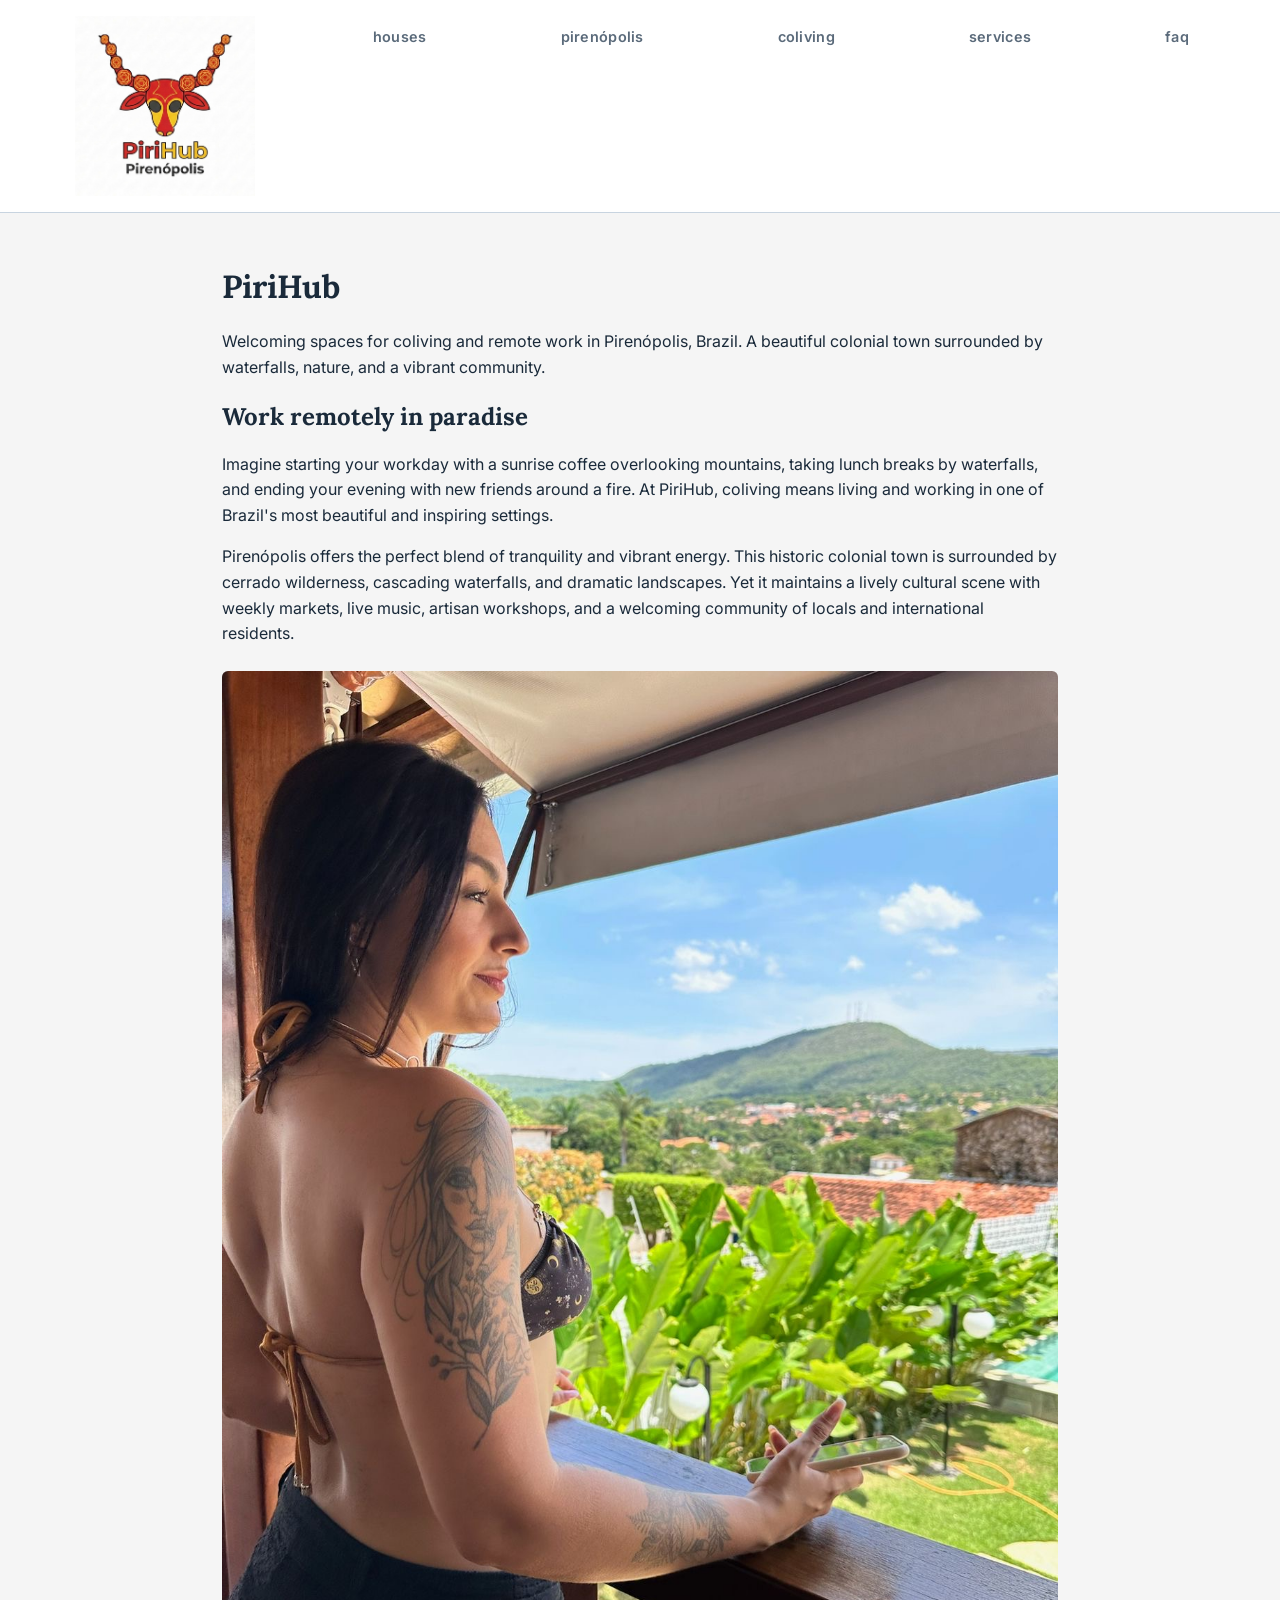
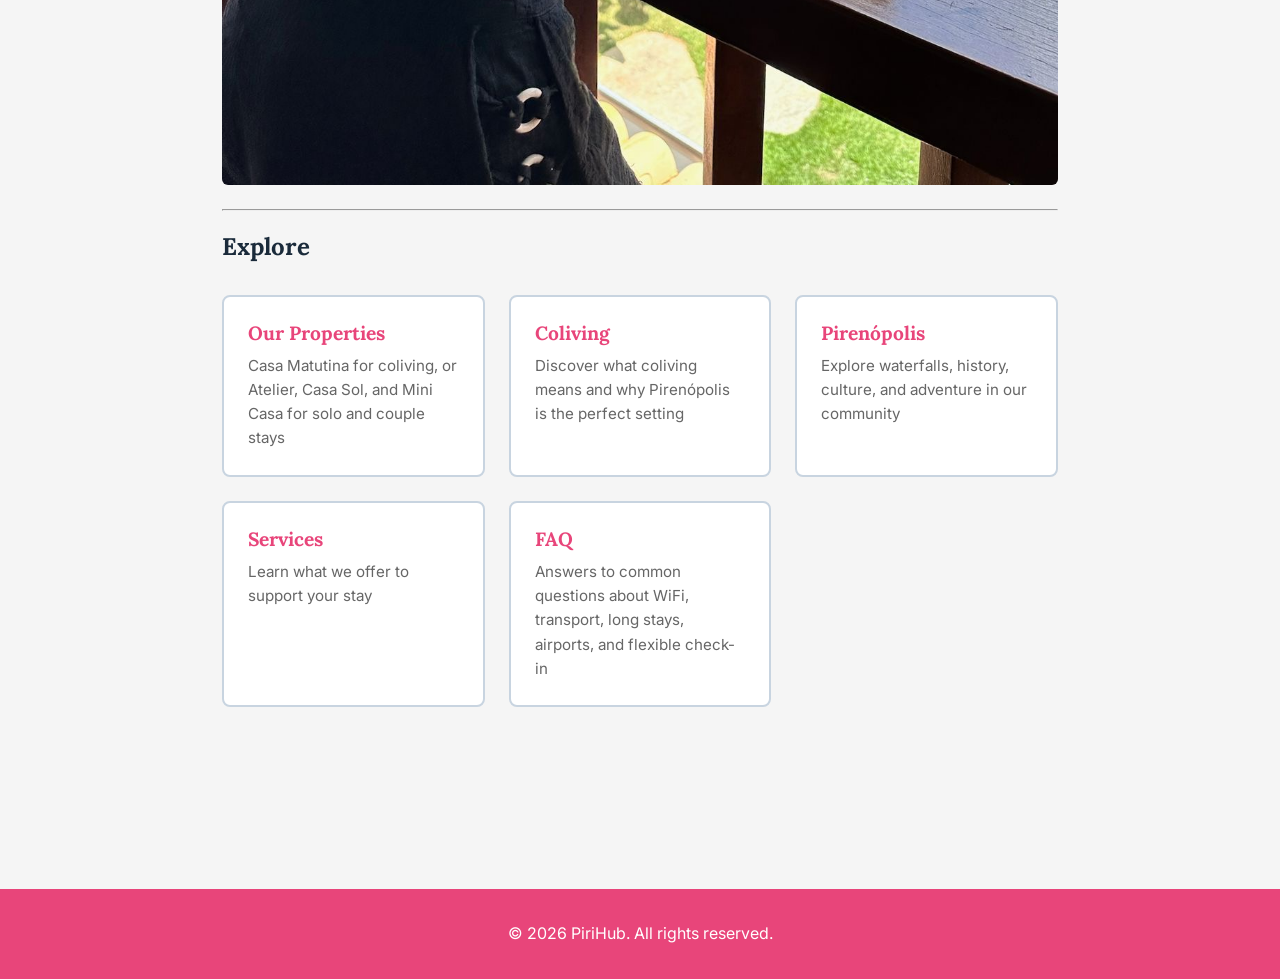
<file: index.html>
<!DOCTYPE html>
<html lang="en">
<head>
    <meta charset="UTF-8">
    <meta name="viewport" content="width=device-width, initial-scale=1.0">
    <title>PiriHub - Coliving in Pirenópolis</title>
    <link rel="preconnect" href="https://fonts.googleapis.com">
    <link rel="preconnect" href="https://fonts.gstatic.com" crossorigin>
    <link rel="stylesheet" href="https://fonts.googleapis.com/css2?family=Lora:ital,wght@0,400;0,600;1,400&family=Inter:wght@400;500;600&display=swap">
    <link rel="stylesheet" href="css/styles.css">
</head>
<body>
    <header>
        <button id="menu-toggle" class="menu-toggle" aria-label="Toggle navigation menu">
            <span></span>
            <span></span>
            <span></span>
        </button>
        <a class="mobile-logo" href="index.html"><img src="img/logo.png" alt="PiriHub" class="logo"></a>
        <nav id="nav-menu" class="nav-menu">
            <ul>
                <li><a href="index.html"><img src="img/logo.png" alt="PiriHub Logo" class="logo"></a></li>
                <li class="dropdown">
                    <a href="houses.html">houses</a><button class="dropdown-toggle" aria-label="Toggle houses menu">▾</button>
                    <ul class="dropdown-menu">
                        <li><a href="casa-matutina.html">Casa Matutina</a></li>
                        <li><a href="casa-atelier.html">Atelier</a></li>
                        <li><a href="casa-sol.html">Casa Sol</a></li>
                        <li><a href="mini-casa.html">Mini Casa</a></li>
                    </ul>
                </li>
                <li><a href="pirenopolis.html">pirenópolis</a></li>
                <li><a href="coliving.html">coliving</a></li>
                <li><a href="services.html">services</a></li>
                <li><a href="faq.html">faq</a></li>
            </ul>
        </nav>
    </header>
    <main>
        <h1>PiriHub</h1>
        <p>Welcoming spaces for coliving and remote work in Pirenópolis, Brazil. A beautiful colonial town surrounded by waterfalls, nature, and a vibrant community.</p>

        <h2>Work remotely in paradise</h2>
        <p>Imagine starting your workday with a sunrise coffee overlooking mountains, taking lunch breaks by waterfalls, and ending your evening with new friends around a fire. At PiriHub, coliving means living and working in one of Brazil's most beautiful and inspiring settings.</p>
        <p>Pirenópolis offers the perfect blend of tranquility and vibrant energy. This historic colonial town is surrounded by cerrado wilderness, cascading waterfalls, and dramatic landscapes. Yet it maintains a lively cultural scene with weekly markets, live music, artisan workshops, and a welcoming community of locals and international residents.</p>
        <div class="photo-gallery--natural">
            <img src="img/coliving/coliving1.JPG" alt="Coliving at PiriHub">
        </div>
        <hr>

        <h2>Explore</h2>
        <div class="explore-links">
            <a href="houses.html" class="explore-card houses">
                <h3>Our Properties</h3>
                <p>Casa Matutina for coliving, or Atelier, Casa Sol, and Mini Casa for solo and couple stays</p>
            </a>
            <a href="coliving.html" class="explore-card coliving">
                <h3>Coliving</h3>
                <p>Discover what coliving means and why Pirenópolis is the perfect setting</p>
            </a>
            <a href="pirenopolis.html" class="explore-card pirenopolis">
                <h3>Pirenópolis</h3>
                <p>Explore waterfalls, history, culture, and adventure in our community</p>
            </a>
            <a href="services.html" class="explore-card services">
                <h3>Services</h3>
                <p>Learn what we offer to support your stay</p>
            </a>
            <a href="faq.html" class="explore-card faq">
                <h3>FAQ</h3>
                <p>Answers to common questions about WiFi, transport, long stays, airports, and flexible check-in</p>
            </a>
        </div>
    </main>
    <footer>
        <p>&copy; 2026 PiriHub. All rights reserved.</p>
    </footer>
    <script src="js/script.js"></script>
</body>
</html>
</file>
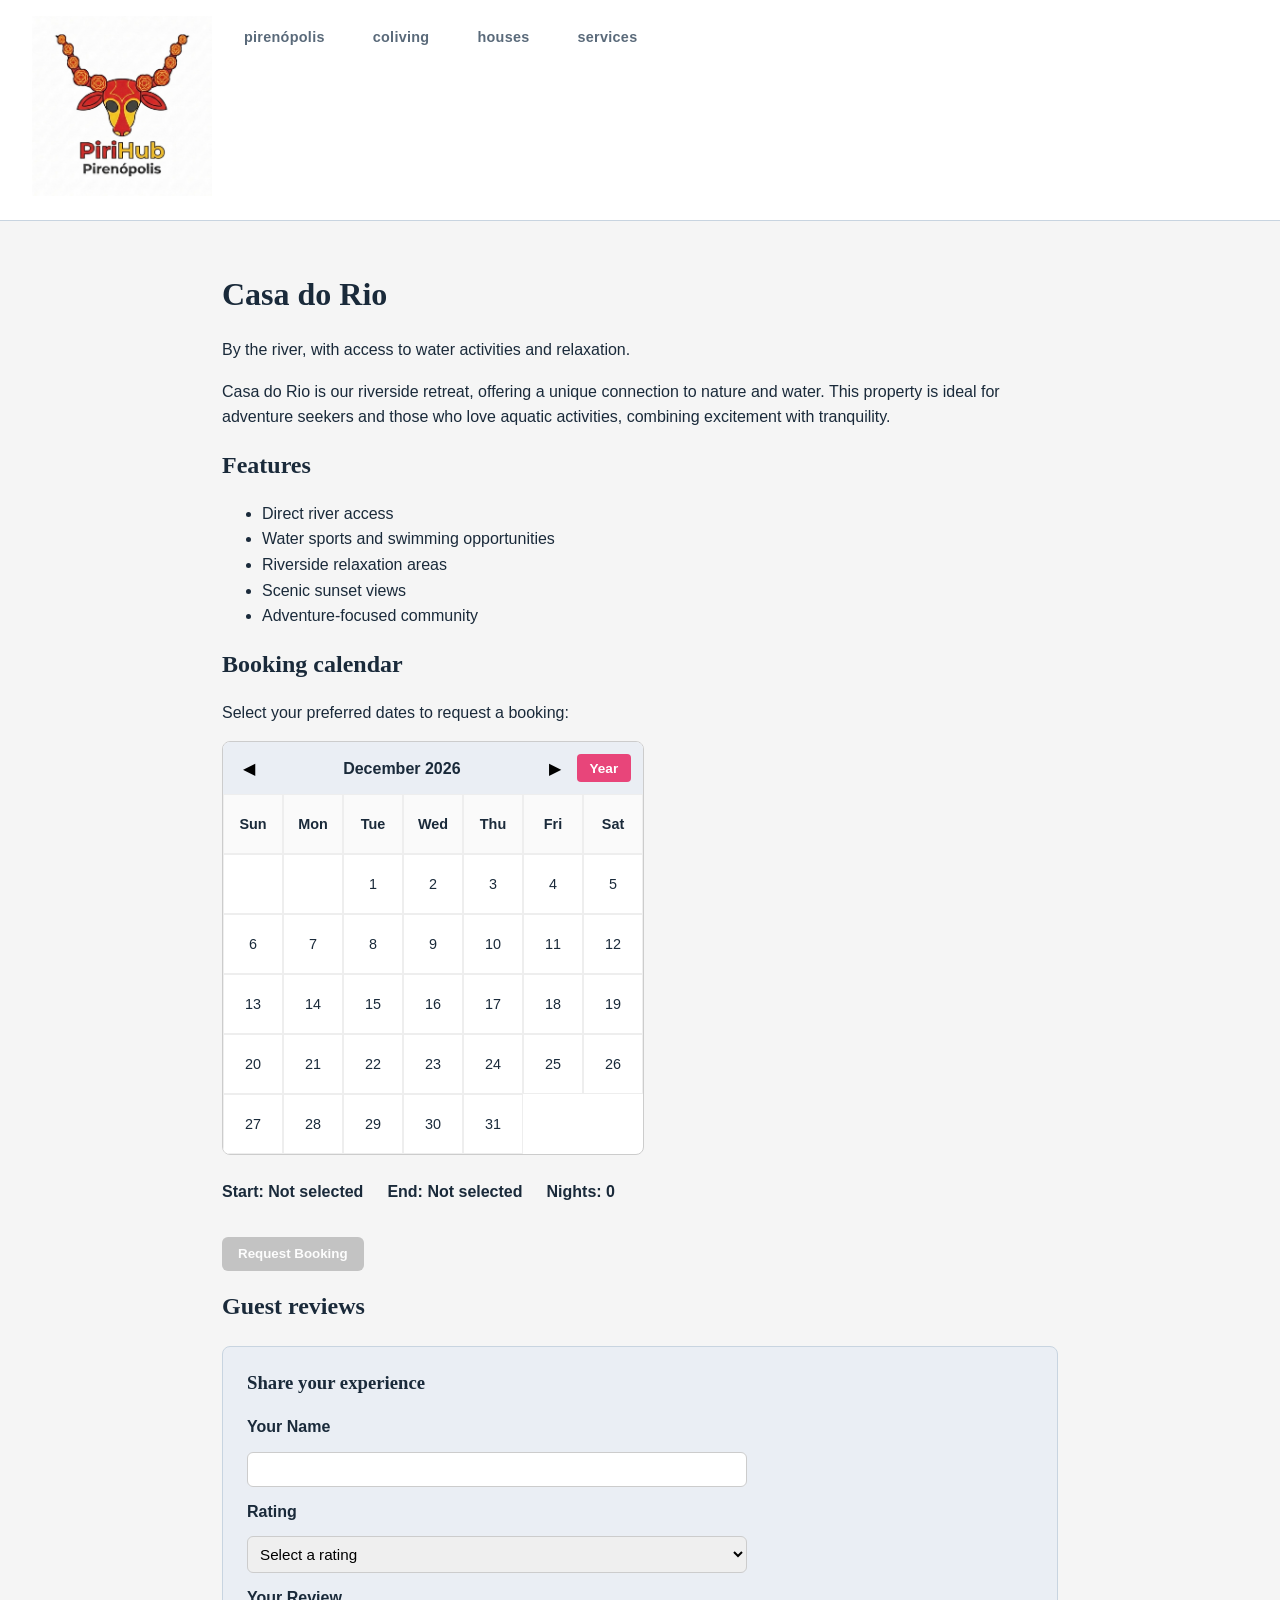
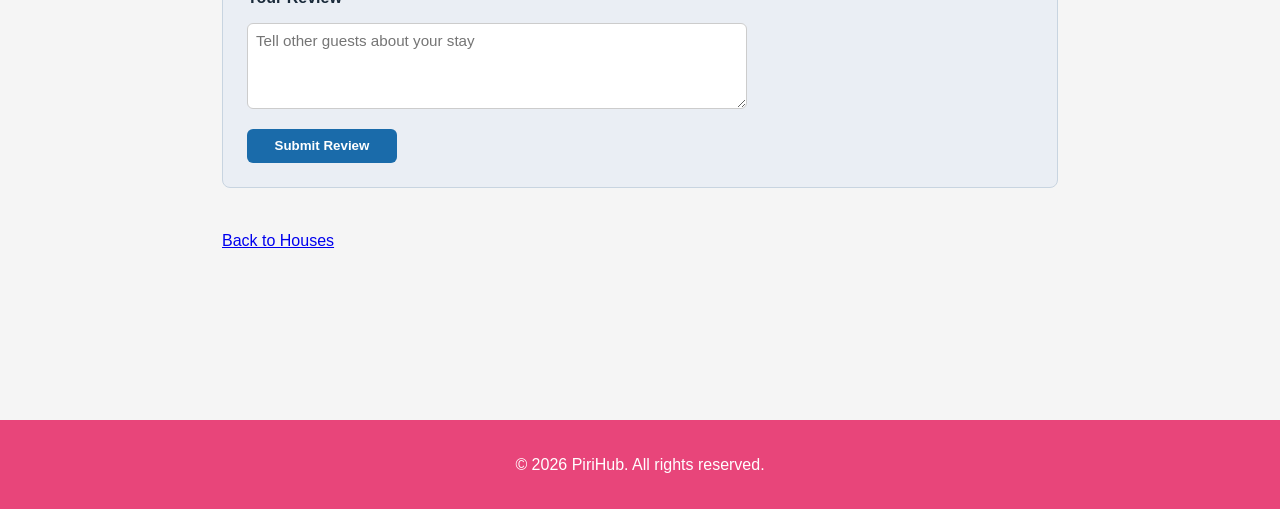
<file: casa-do-rio.html>
<!DOCTYPE html>
<html lang="en">
<head>
    <meta charset="UTF-8">
    <meta name="viewport" content="width=device-width, initial-scale=1.0">
    <title>Casa do Rio - PiriHub</title>
    <link rel="stylesheet" href="css/styles.css">
</head>
<body>
    <header>
        <nav>
            <ul>
                <li><a href="index.html"><img src="img/logo.png" alt="PiriHub Logo" style="height: 180px;"></a></li>
                <li><a href="pirenopolis.html">pirenópolis</a></li>
                <li><a href="coliving.html">coliving</a></li>
                <li class="dropdown">
                    <a href="#">houses</a>
                    <ul class="dropdown-menu">
                        <li><a href="casa-matutina.html">Casa Matutina</a></li>
                        <li><a href="casa-atelier.html">Casa Atelier</a></li>
                        <li><a href="casa-do-vale.html">Casa do Vale</a></li>
                        <li><a href="casa-do-rio.html">Casa do Rio</a></li>
                    </ul>
                </li>
                <li><a href="services.html">services</a></li>
            </ul>
        </nav>
    </header>
    <main>
        <h1>Casa do Rio</h1>
        <p>By the river, with access to water activities and relaxation.</p>
        <p>Casa do Rio is our riverside retreat, offering a unique connection to nature and water. This property is ideal for adventure seekers and those who love aquatic activities, combining excitement with tranquility.</p>
        
        <h2>Features</h2>
        <ul>
            <li>Direct river access</li>
            <li>Water sports and swimming opportunities</li>
            <li>Riverside relaxation areas</li>
            <li>Scenic sunset views</li>
            <li>Adventure-focused community</li>
        </ul>

        <h2>Booking calendar</h2>
        <p>Select your preferred dates to request a booking:</p>
        <div class="booking-calendar" data-month-offset="0" aria-label="Monthly booking calendar"></div>
        <div class="booking-selection">
            <div>Start: <span class="booking-start">Not selected</span></div>
            <div>End: <span class="booking-end">Not selected</span></div>
            <div>Nights: <span class="booking-nights">0</span></div>
        </div>
        <form class="booking-details">
            <label for="first-name-rio">First Name</label>
            <input type="text" id="first-name-rio" name="firstName" required>

            <label for="last-name-rio">Last Name</label>
            <input type="text" id="last-name-rio" name="lastName" required>

            <label for="email-rio">Email</label>
            <input type="email" id="email-rio" name="email" required>
            <span class="email-error" style="display: none;">Please enter a valid email address</span>

            <label for="country-rio">Country</label>
            <select id="country-rio" name="country" required>
                <option value="">Select country</option>
<option value="+93">Afghanistan (+93)</option>
<option value="+355">Albania (+355)</option>
<option value="+213">Algeria (+213)</option>
<option value="+376">Andorra (+376)</option>
<option value="+244">Angola (+244)</option>
<option value="+54">Argentina (+54)</option>
<option value="+374">Armenia (+374)</option>
<option value="+61">Australia (+61)</option>
<option value="+43">Austria (+43)</option>
<option value="+994">Azerbaijan (+994)</option>
<option value="+973">Bahrain (+973)</option>
<option value="+880">Bangladesh (+880)</option>
<option value="+375">Belarus (+375)</option>
<option value="+32">Belgium (+32)</option>
<option value="+501">Belize (+501)</option>
<option value="+229">Benin (+229)</option>
<option value="+975">Bhutan (+975)</option>
<option value="+591">Bolivia (+591)</option>
<option value="+387">Bosnia and Herzegovina (+387)</option>
<option value="+267">Botswana (+267)</option>
<option value="+55">Brazil (+55)</option>
<option value="+673">Brunei (+673)</option>
<option value="+359">Bulgaria (+359)</option>
<option value="+226">Burkina Faso (+226)</option>
<option value="+257">Burundi (+257)</option>
<option value="+855">Cambodia (+855)</option>
<option value="+237">Cameroon (+237)</option>
<option value="+1">Canada (+1)</option>
<option value="+238">Cape Verde (+238)</option>
<option value="+236">Central African Republic (+236)</option>
<option value="+235">Chad (+235)</option>
<option value="+56">Chile (+56)</option>
<option value="+86">China (+86)</option>
<option value="+57">Colombia (+57)</option>
<option value="+269">Comoros (+269)</option>
<option value="+242">Congo (+242)</option>
<option value="+506">Costa Rica (+506)</option>
<option value="+385">Croatia (+385)</option>
<option value="+53">Cuba (+53)</option>
<option value="+357">Cyprus (+357)</option>
<option value="+420">Czech Republic (+420)</option>
<option value="+243">Democratic Republic of the Congo (+243)</option>
<option value="+45">Denmark (+45)</option>
<option value="+253">Djibouti (+253)</option>
<option value="+593">Ecuador (+593)</option>
<option value="+20">Egypt (+20)</option>
<option value="+503">El Salvador (+503)</option>
<option value="+240">Equatorial Guinea (+240)</option>
<option value="+291">Eritrea (+291)</option>
<option value="+372">Estonia (+372)</option>
<option value="+251">Ethiopia (+251)</option>
<option value="+679">Fiji (+679)</option>
<option value="+358">Finland (+358)</option>
<option value="+33">France (+33)</option>
<option value="+241">Gabon (+241)</option>
<option value="+220">Gambia (+220)</option>
<option value="+995">Georgia (+995)</option>
<option value="+49">Germany (+49)</option>
<option value="+233">Ghana (+233)</option>
<option value="+30">Greece (+30)</option>
<option value="+502">Guatemala (+502)</option>
<option value="+224">Guinea (+224)</option>
<option value="+245">Guinea-Bissau (+245)</option>
<option value="+592">Guyana (+592)</option>
<option value="+509">Haiti (+509)</option>
<option value="+504">Honduras (+504)</option>
<option value="+852">Hong Kong (+852)</option>
<option value="+36">Hungary (+36)</option>
<option value="+354">Iceland (+354)</option>
<option value="+91">India (+91)</option>
<option value="+62">Indonesia (+62)</option>
<option value="+98">Iran (+98)</option>
<option value="+964">Iraq (+964)</option>
<option value="+353">Ireland (+353)</option>
<option value="+972">Israel (+972)</option>
<option value="+39">Italy (+39)</option>
<option value="+225">Ivory Coast (+225)</option>
<option value="+81">Japan (+81)</option>
<option value="+962">Jordan (+962)</option>
<option value="+7">Kazakhstan (+7)</option>
<option value="+254">Kenya (+254)</option>
<option value="+965">Kuwait (+965)</option>
<option value="+996">Kyrgyzstan (+996)</option>
<option value="+856">Laos (+856)</option>
<option value="+371">Latvia (+371)</option>
<option value="+961">Lebanon (+961)</option>
<option value="+266">Lesotho (+266)</option>
<option value="+231">Liberia (+231)</option>
<option value="+218">Libya (+218)</option>
<option value="+423">Liechtenstein (+423)</option>
<option value="+370">Lithuania (+370)</option>
<option value="+352">Luxembourg (+352)</option>
<option value="+261">Madagascar (+261)</option>
<option value="+265">Malawi (+265)</option>
<option value="+60">Malaysia (+60)</option>
<option value="+960">Maldives (+960)</option>
<option value="+223">Mali (+223)</option>
<option value="+356">Malta (+356)</option>
<option value="+222">Mauritania (+222)</option>
<option value="+230">Mauritius (+230)</option>
<option value="+52">Mexico (+52)</option>
<option value="+373">Moldova (+373)</option>
<option value="+377">Monaco (+377)</option>
<option value="+976">Mongolia (+976)</option>
<option value="+382">Montenegro (+382)</option>
<option value="+212">Morocco (+212)</option>
<option value="+258">Mozambique (+258)</option>
<option value="+95">Myanmar (+95)</option>
<option value="+264">Namibia (+264)</option>
<option value="+977">Nepal (+977)</option>
<option value="+31">Netherlands (+31)</option>
<option value="+64">New Zealand (+64)</option>
<option value="+505">Nicaragua (+505)</option>
<option value="+227">Niger (+227)</option>
<option value="+234">Nigeria (+234)</option>
<option value="+850">North Korea (+850)</option>
<option value="+389">North Macedonia (+389)</option>
<option value="+47">Norway (+47)</option>
<option value="+968">Oman (+968)</option>
<option value="+92">Pakistan (+92)</option>
<option value="+970">Palestine (+970)</option>
<option value="+507">Panama (+507)</option>
<option value="+675">Papua New Guinea (+675)</option>
<option value="+595">Paraguay (+595)</option>
<option value="+51">Peru (+51)</option>
<option value="+63">Philippines (+63)</option>
<option value="+48">Poland (+48)</option>
<option value="+351">Portugal (+351)</option>
<option value="+974">Qatar (+974)</option>
<option value="+40">Romania (+40)</option>
<option value="+7">Russia (+7)</option>
<option value="+250">Rwanda (+250)</option>
<option value="+966">Saudi Arabia (+966)</option>
<option value="+221">Senegal (+221)</option>
<option value="+381">Serbia (+381)</option>
<option value="+248">Seychelles (+248)</option>
<option value="+232">Sierra Leone (+232)</option>
<option value="+65">Singapore (+65)</option>
<option value="+421">Slovakia (+421)</option>
<option value="+386">Slovenia (+386)</option>
<option value="+677">Solomon Islands (+677)</option>
<option value="+252">Somalia (+252)</option>
<option value="+27">South Africa (+27)</option>
<option value="+82">South Korea (+82)</option>
<option value="+211">South Sudan (+211)</option>
<option value="+34">Spain (+34)</option>
<option value="+94">Sri Lanka (+94)</option>
<option value="+249">Sudan (+249)</option>
<option value="+597">Suriname (+597)</option>
<option value="+46">Sweden (+46)</option>
<option value="+41">Switzerland (+41)</option>
<option value="+963">Syria (+963)</option>
<option value="+886">Taiwan (+886)</option>
<option value="+992">Tajikistan (+992)</option>
<option value="+255">Tanzania (+255)</option>
<option value="+66">Thailand (+66)</option>
<option value="+228">Togo (+228)</option>
<option value="+676">Tonga (+676)</option>
<option value="+216">Tunisia (+216)</option>
<option value="+90">Turkey (+90)</option>
<option value="+993">Turkmenistan (+993)</option>
<option value="+256">Uganda (+256)</option>
<option value="+380">Ukraine (+380)</option>
<option value="+971">United Arab Emirates (+971)</option>
<option value="+44">United Kingdom (+44)</option>
<option value="+1">United States (+1)</option>
<option value="+598">Uruguay (+598)</option>
<option value="+998">Uzbekistan (+998)</option>
<option value="+678">Vanuatu (+678)</option>
<option value="+58">Venezuela (+58)</option>
<option value="+84">Vietnam (+84)</option>
<option value="+967">Yemen (+967)</option>
<option value="+260">Zambia (+260)</option>
<option value="+263">Zimbabwe (+263)</option>
            </select>

            <label for="phone-rio">Phone</label>
            <input type="tel" id="phone-rio" name="phone" placeholder="Enter phone without country code" required>
            <span class="phone-error">Please enter phone number without country code (no +, 00, or prefixes)</span>

            <label for="guests-rio">Number of Guests</label>
            <input type="number" id="guests-rio" name="guests" min="1" max="10" required>

            <label for="notes-rio">Additional Details</label>
            <textarea id="notes-rio" name="notes" rows="3" placeholder="Tell us anything important about your stay"></textarea>
        </form>
        <button class="booking-button" type="button" data-house="Casa do Rio" disabled>Request Booking</button>
        
        <h2>Guest reviews</h2>
        <div class="review-form-section">
            <h3>Share your experience</h3>
            <form class="review-form" id="review-form-rio">
                <label for="reviewer-name-rio">Your Name</label>
                <input type="text" id="reviewer-name-rio" name="reviewerName" required>

                <label for="reviewer-rating-rio">Rating</label>
                <select id="reviewer-rating-rio" name="reviewerRating" required>
                    <option value="">Select a rating</option>
                    <option value="5">5 Stars - Excellent</option>
                    <option value="4">4 Stars - Very Good</option>
                    <option value="3">3 Stars - Good</option>
                    <option value="2">2 Stars - Fair</option>
                    <option value="1">1 Star - Poor</option>
                </select>

                <label for="reviewer-comment-rio">Your Review</label>
                <textarea id="reviewer-comment-rio" name="reviewerComment" rows="4" placeholder="Tell other guests about your stay" required></textarea>

                <button type="submit" class="review-submit-btn">Submit Review</button>
            </form>
        </div>

        <div class="reviews-section">
        </div>

        <p><a href="#">Back to Houses</a></p>
    </main>
    <footer>
        <p>&copy; 2026 PiriHub. All rights reserved.</p>
    </footer>
    <script src="js/script.js"></script>
</body>
</html>
</file>
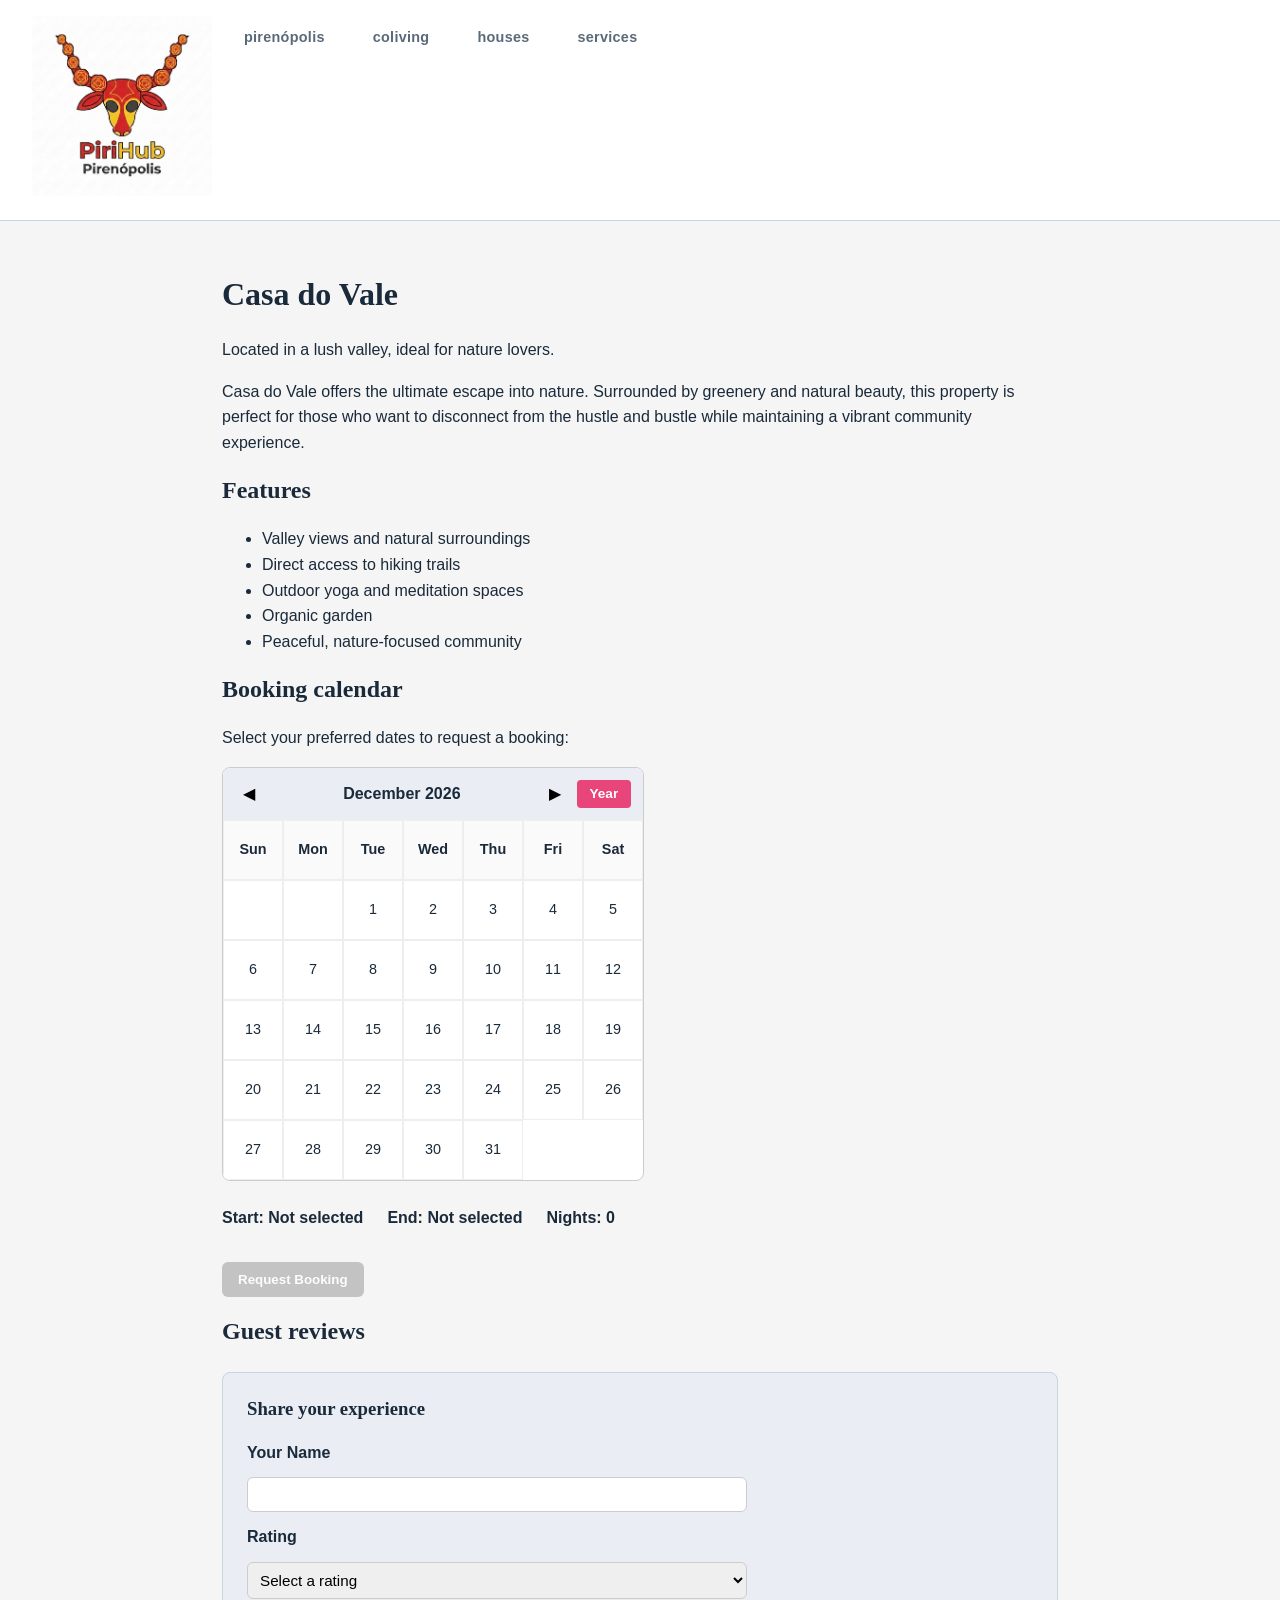
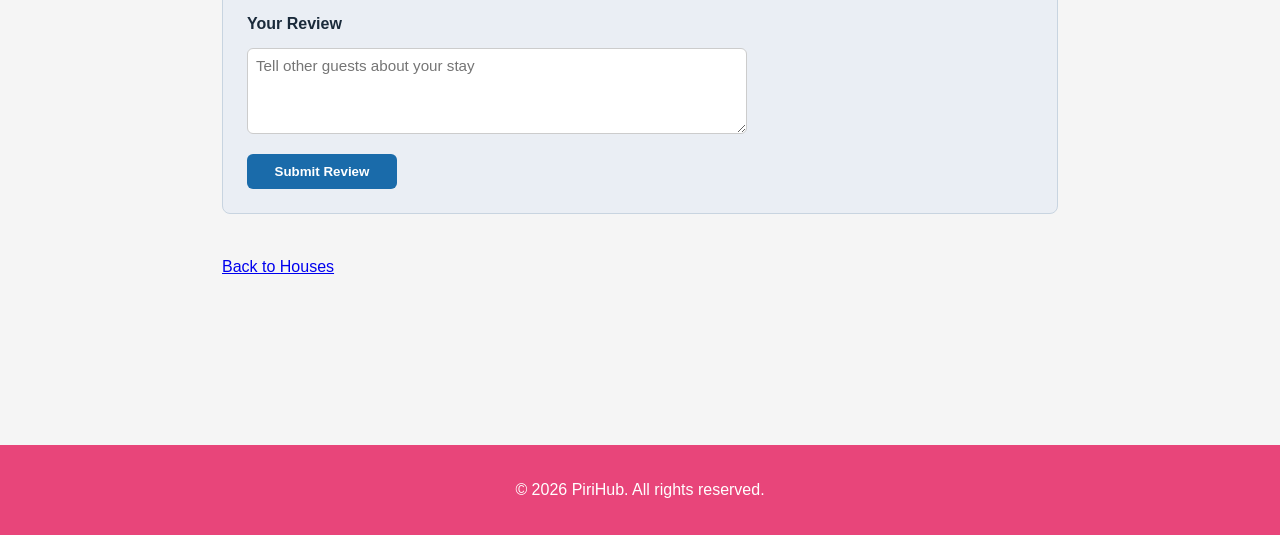
<file: casa-do-vale.html>
<!DOCTYPE html>
<html lang="en">
<head>
    <meta charset="UTF-8">
    <meta name="viewport" content="width=device-width, initial-scale=1.0">
    <title>Casa do Vale - PiriHub</title>
    <link rel="stylesheet" href="css/styles.css">
</head>
<body>
    <header>
        <nav>
            <ul>
                <li><a href="index.html"><img src="img/logo.png" alt="PiriHub Logo" style="height: 180px;"></a></li>
                <li><a href="pirenopolis.html">pirenópolis</a></li>
                <li><a href="coliving.html">coliving</a></li>
                <li class="dropdown">
                    <a href="#">houses</a>
                    <ul class="dropdown-menu">
                        <li><a href="casa-matutina.html">Casa Matutina</a></li>
                        <li><a href="casa-atelier.html">Casa Atelier</a></li>
                        <li><a href="casa-do-vale.html">Casa do Vale</a></li>
                        <li><a href="casa-do-rio.html">Casa do Rio</a></li>
                    </ul>
                </li>
                <li><a href="services.html">services</a></li>
            </ul>
        </nav>
    </header>
    <main>
        <h1>Casa do Vale</h1>
        <p>Located in a lush valley, ideal for nature lovers.</p>
        <p>Casa do Vale offers the ultimate escape into nature. Surrounded by greenery and natural beauty, this property is perfect for those who want to disconnect from the hustle and bustle while maintaining a vibrant community experience.</p>
        
        <h2>Features</h2>
        <ul>
            <li>Valley views and natural surroundings</li>
            <li>Direct access to hiking trails</li>
            <li>Outdoor yoga and meditation spaces</li>
            <li>Organic garden</li>
            <li>Peaceful, nature-focused community</li>
        </ul>

        <h2>Booking calendar</h2>
        <p>Select your preferred dates to request a booking:</p>
        <div class="booking-calendar" data-month-offset="0" aria-label="Monthly booking calendar"></div>
        <div class="booking-selection">
            <div>Start: <span class="booking-start">Not selected</span></div>
            <div>End: <span class="booking-end">Not selected</span></div>
            <div>Nights: <span class="booking-nights">0</span></div>
        </div>
        <form class="booking-details">
            <label for="first-name-vale">First Name</label>
            <input type="text" id="first-name-vale" name="firstName" required>

            <label for="last-name-vale">Last Name</label>
            <input type="text" id="last-name-vale" name="lastName" required>

            <label for="email-vale">Email</label>
            <input type="email" id="email-vale" name="email" required>
            <span class="email-error" style="display: none;">Please enter a valid email address</span>

            <label for="country-vale">Country</label>
            <select id="country-vale" name="country" required>
                <option value="">Select country</option>
<option value="+93">Afghanistan (+93)</option>
<option value="+355">Albania (+355)</option>
<option value="+213">Algeria (+213)</option>
<option value="+376">Andorra (+376)</option>
<option value="+244">Angola (+244)</option>
<option value="+54">Argentina (+54)</option>
<option value="+374">Armenia (+374)</option>
<option value="+61">Australia (+61)</option>
<option value="+43">Austria (+43)</option>
<option value="+994">Azerbaijan (+994)</option>
<option value="+973">Bahrain (+973)</option>
<option value="+880">Bangladesh (+880)</option>
<option value="+375">Belarus (+375)</option>
<option value="+32">Belgium (+32)</option>
<option value="+501">Belize (+501)</option>
<option value="+229">Benin (+229)</option>
<option value="+975">Bhutan (+975)</option>
<option value="+591">Bolivia (+591)</option>
<option value="+387">Bosnia and Herzegovina (+387)</option>
<option value="+267">Botswana (+267)</option>
<option value="+55">Brazil (+55)</option>
<option value="+673">Brunei (+673)</option>
<option value="+359">Bulgaria (+359)</option>
<option value="+226">Burkina Faso (+226)</option>
<option value="+257">Burundi (+257)</option>
<option value="+855">Cambodia (+855)</option>
<option value="+237">Cameroon (+237)</option>
<option value="+1">Canada (+1)</option>
<option value="+238">Cape Verde (+238)</option>
<option value="+236">Central African Republic (+236)</option>
<option value="+235">Chad (+235)</option>
<option value="+56">Chile (+56)</option>
<option value="+86">China (+86)</option>
<option value="+57">Colombia (+57)</option>
<option value="+269">Comoros (+269)</option>
<option value="+242">Congo (+242)</option>
<option value="+506">Costa Rica (+506)</option>
<option value="+385">Croatia (+385)</option>
<option value="+53">Cuba (+53)</option>
<option value="+357">Cyprus (+357)</option>
<option value="+420">Czech Republic (+420)</option>
<option value="+243">Democratic Republic of the Congo (+243)</option>
<option value="+45">Denmark (+45)</option>
<option value="+253">Djibouti (+253)</option>
<option value="+593">Ecuador (+593)</option>
<option value="+20">Egypt (+20)</option>
<option value="+503">El Salvador (+503)</option>
<option value="+240">Equatorial Guinea (+240)</option>
<option value="+291">Eritrea (+291)</option>
<option value="+372">Estonia (+372)</option>
<option value="+251">Ethiopia (+251)</option>
<option value="+679">Fiji (+679)</option>
<option value="+358">Finland (+358)</option>
<option value="+33">France (+33)</option>
<option value="+241">Gabon (+241)</option>
<option value="+220">Gambia (+220)</option>
<option value="+995">Georgia (+995)</option>
<option value="+49">Germany (+49)</option>
<option value="+233">Ghana (+233)</option>
<option value="+30">Greece (+30)</option>
<option value="+502">Guatemala (+502)</option>
<option value="+224">Guinea (+224)</option>
<option value="+245">Guinea-Bissau (+245)</option>
<option value="+592">Guyana (+592)</option>
<option value="+509">Haiti (+509)</option>
<option value="+504">Honduras (+504)</option>
<option value="+852">Hong Kong (+852)</option>
<option value="+36">Hungary (+36)</option>
<option value="+354">Iceland (+354)</option>
<option value="+91">India (+91)</option>
<option value="+62">Indonesia (+62)</option>
<option value="+98">Iran (+98)</option>
<option value="+964">Iraq (+964)</option>
<option value="+353">Ireland (+353)</option>
<option value="+972">Israel (+972)</option>
<option value="+39">Italy (+39)</option>
<option value="+225">Ivory Coast (+225)</option>
<option value="+81">Japan (+81)</option>
<option value="+962">Jordan (+962)</option>
<option value="+7">Kazakhstan (+7)</option>
<option value="+254">Kenya (+254)</option>
<option value="+965">Kuwait (+965)</option>
<option value="+996">Kyrgyzstan (+996)</option>
<option value="+856">Laos (+856)</option>
<option value="+371">Latvia (+371)</option>
<option value="+961">Lebanon (+961)</option>
<option value="+266">Lesotho (+266)</option>
<option value="+231">Liberia (+231)</option>
<option value="+218">Libya (+218)</option>
<option value="+423">Liechtenstein (+423)</option>
<option value="+370">Lithuania (+370)</option>
<option value="+352">Luxembourg (+352)</option>
<option value="+261">Madagascar (+261)</option>
<option value="+265">Malawi (+265)</option>
<option value="+60">Malaysia (+60)</option>
<option value="+960">Maldives (+960)</option>
<option value="+223">Mali (+223)</option>
<option value="+356">Malta (+356)</option>
<option value="+222">Mauritania (+222)</option>
<option value="+230">Mauritius (+230)</option>
<option value="+52">Mexico (+52)</option>
<option value="+373">Moldova (+373)</option>
<option value="+377">Monaco (+377)</option>
<option value="+976">Mongolia (+976)</option>
<option value="+382">Montenegro (+382)</option>
<option value="+212">Morocco (+212)</option>
<option value="+258">Mozambique (+258)</option>
<option value="+95">Myanmar (+95)</option>
<option value="+264">Namibia (+264)</option>
<option value="+977">Nepal (+977)</option>
<option value="+31">Netherlands (+31)</option>
<option value="+64">New Zealand (+64)</option>
<option value="+505">Nicaragua (+505)</option>
<option value="+227">Niger (+227)</option>
<option value="+234">Nigeria (+234)</option>
<option value="+850">North Korea (+850)</option>
<option value="+389">North Macedonia (+389)</option>
<option value="+47">Norway (+47)</option>
<option value="+968">Oman (+968)</option>
<option value="+92">Pakistan (+92)</option>
<option value="+970">Palestine (+970)</option>
<option value="+507">Panama (+507)</option>
<option value="+675">Papua New Guinea (+675)</option>
<option value="+595">Paraguay (+595)</option>
<option value="+51">Peru (+51)</option>
<option value="+63">Philippines (+63)</option>
<option value="+48">Poland (+48)</option>
<option value="+351">Portugal (+351)</option>
<option value="+974">Qatar (+974)</option>
<option value="+40">Romania (+40)</option>
<option value="+7">Russia (+7)</option>
<option value="+250">Rwanda (+250)</option>
<option value="+966">Saudi Arabia (+966)</option>
<option value="+221">Senegal (+221)</option>
<option value="+381">Serbia (+381)</option>
<option value="+248">Seychelles (+248)</option>
<option value="+232">Sierra Leone (+232)</option>
<option value="+65">Singapore (+65)</option>
<option value="+421">Slovakia (+421)</option>
<option value="+386">Slovenia (+386)</option>
<option value="+677">Solomon Islands (+677)</option>
<option value="+252">Somalia (+252)</option>
<option value="+27">South Africa (+27)</option>
<option value="+82">South Korea (+82)</option>
<option value="+211">South Sudan (+211)</option>
<option value="+34">Spain (+34)</option>
<option value="+94">Sri Lanka (+94)</option>
<option value="+249">Sudan (+249)</option>
<option value="+597">Suriname (+597)</option>
<option value="+46">Sweden (+46)</option>
<option value="+41">Switzerland (+41)</option>
<option value="+963">Syria (+963)</option>
<option value="+886">Taiwan (+886)</option>
<option value="+992">Tajikistan (+992)</option>
<option value="+255">Tanzania (+255)</option>
<option value="+66">Thailand (+66)</option>
<option value="+228">Togo (+228)</option>
<option value="+676">Tonga (+676)</option>
<option value="+216">Tunisia (+216)</option>
<option value="+90">Turkey (+90)</option>
<option value="+993">Turkmenistan (+993)</option>
<option value="+256">Uganda (+256)</option>
<option value="+380">Ukraine (+380)</option>
<option value="+971">United Arab Emirates (+971)</option>
<option value="+44">United Kingdom (+44)</option>
<option value="+1">United States (+1)</option>
<option value="+598">Uruguay (+598)</option>
<option value="+998">Uzbekistan (+998)</option>
<option value="+678">Vanuatu (+678)</option>
<option value="+58">Venezuela (+58)</option>
<option value="+84">Vietnam (+84)</option>
<option value="+967">Yemen (+967)</option>
<option value="+260">Zambia (+260)</option>
<option value="+263">Zimbabwe (+263)</option>
            </select>

            <label for="phone-vale">Phone</label>
            <input type="tel" id="phone-vale" name="phone" placeholder="Enter phone without country code" required>
            <span class="phone-error">Please enter phone number without country code (no +, 00, or prefixes)</span>

            <label for="guests-vale">Number of Guests</label>
            <input type="number" id="guests-vale" name="guests" min="1" max="10" required>

            <label for="notes-vale">Additional Details</label>
            <textarea id="notes-vale" name="notes" rows="3" placeholder="Tell us anything important about your stay"></textarea>
        </form>
        <button class="booking-button" type="button" data-house="Casa do Vale" disabled>Request Booking</button>
        
        <h2>Guest reviews</h2>
        <div class="review-form-section">
            <h3>Share your experience</h3>
            <form class="review-form" id="review-form-vale">
                <label for="reviewer-name-vale">Your Name</label>
                <input type="text" id="reviewer-name-vale" name="reviewerName" required>

                <label for="reviewer-rating-vale">Rating</label>
                <select id="reviewer-rating-vale" name="reviewerRating" required>
                    <option value="">Select a rating</option>
                    <option value="5">5 Stars - Excellent</option>
                    <option value="4">4 Stars - Very Good</option>
                    <option value="3">3 Stars - Good</option>
                    <option value="2">2 Stars - Fair</option>
                    <option value="1">1 Star - Poor</option>
                </select>

                <label for="reviewer-comment-vale">Your Review</label>
                <textarea id="reviewer-comment-vale" name="reviewerComment" rows="4" placeholder="Tell other guests about your stay" required></textarea>

                <button type="submit" class="review-submit-btn">Submit Review</button>
            </form>
        </div>

        <div class="reviews-section">
        </div>

        <p><a href="#">Back to Houses</a></p>
    </main>
    <footer>
        <p>&copy; 2026 PiriHub. All rights reserved.</p>
    </footer>
    <script src="js/script.js"></script>
</body>
</html>
</file>
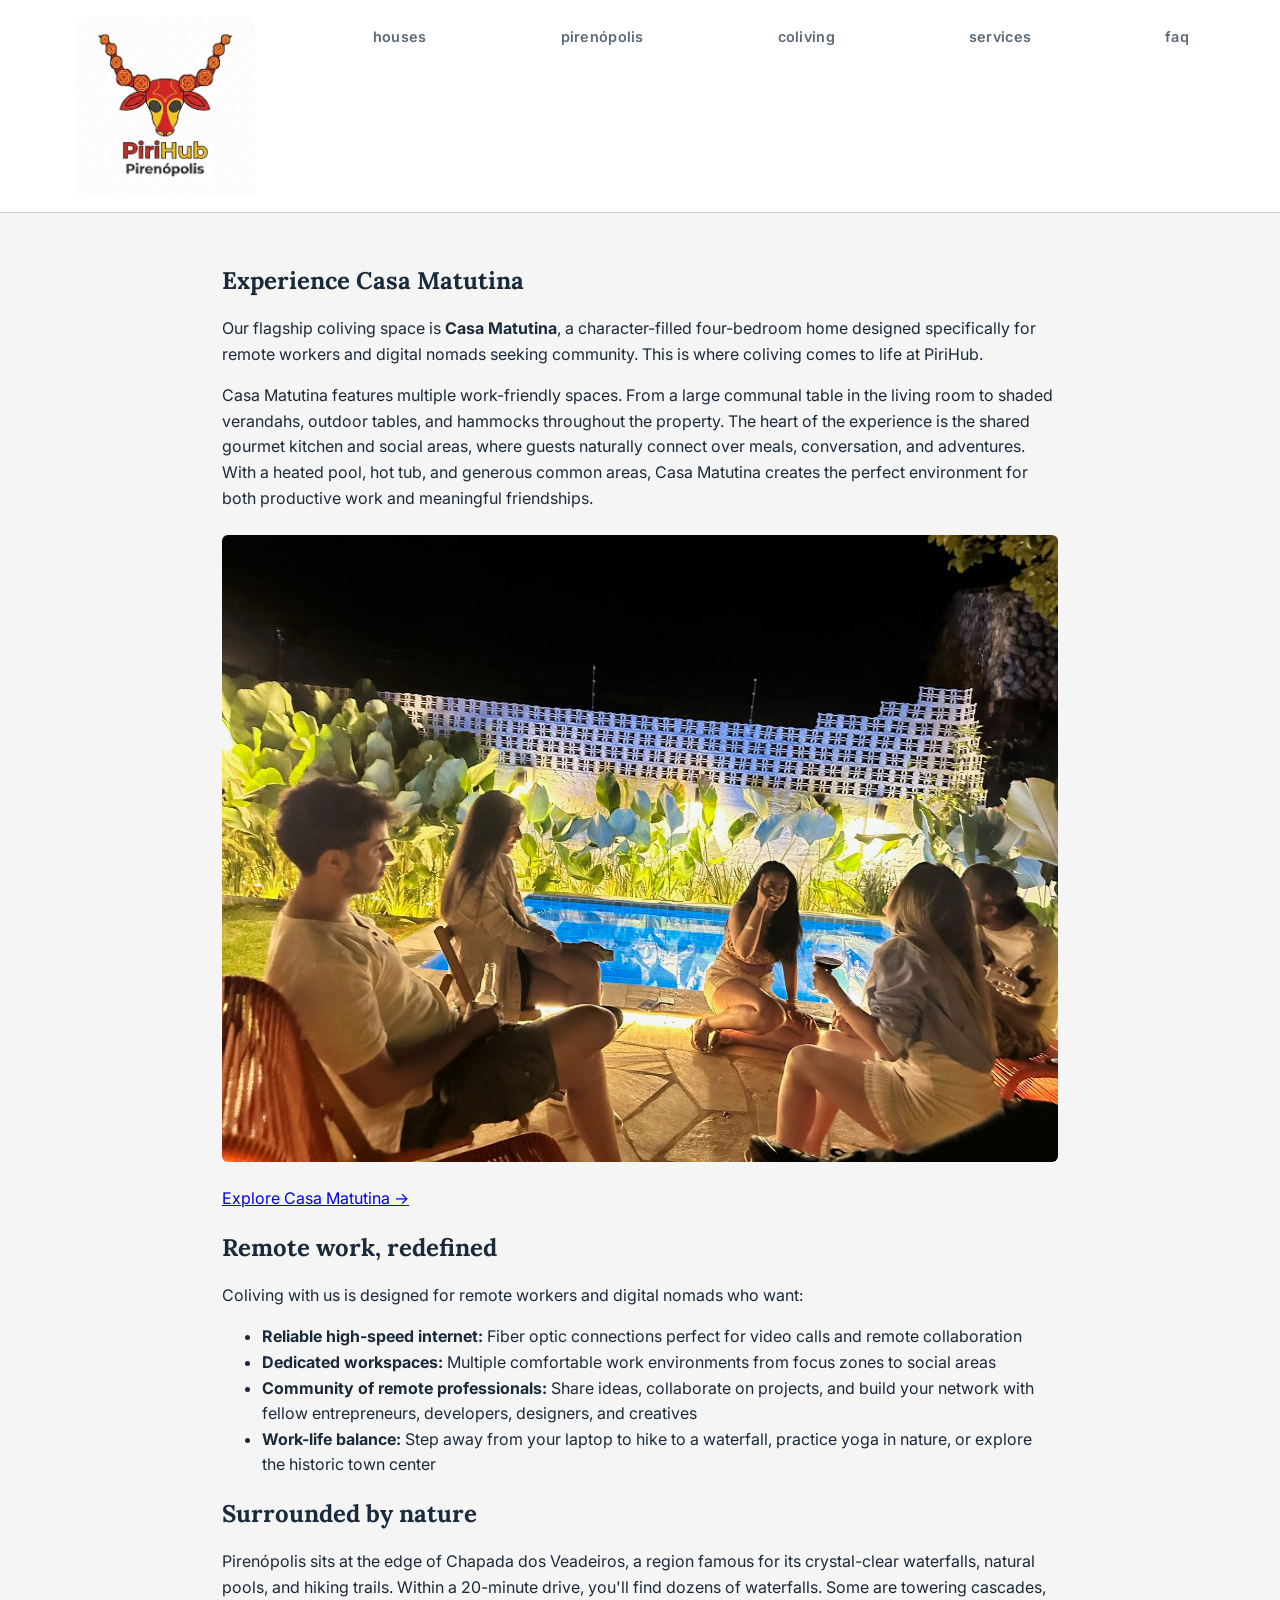
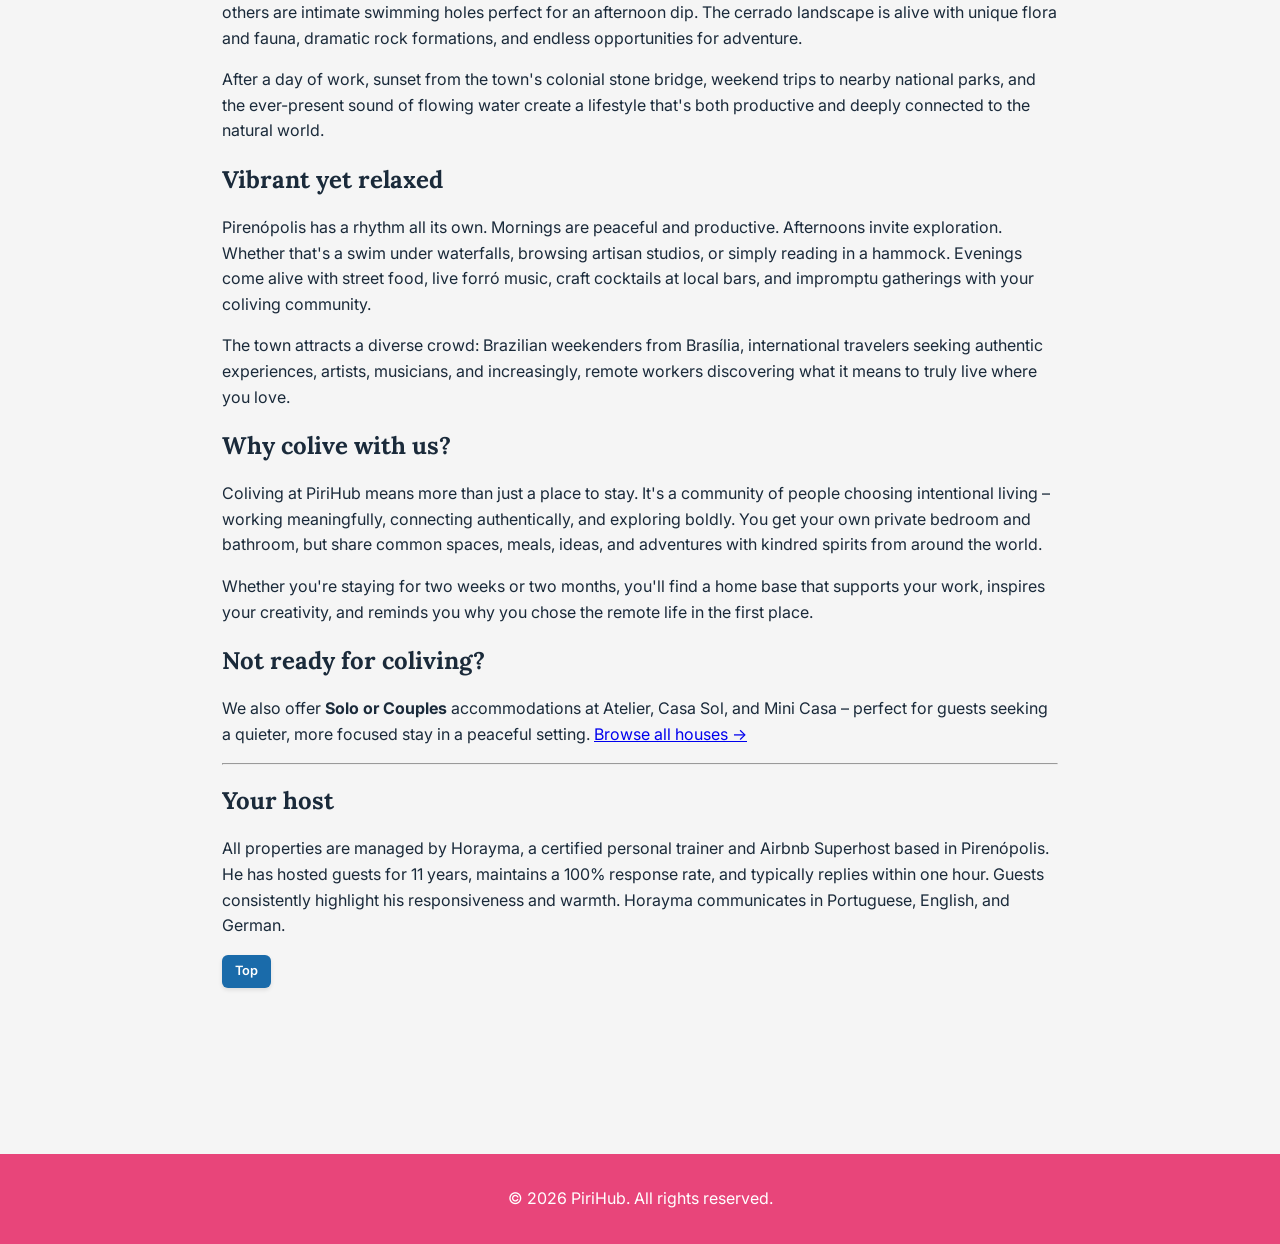
<file: coliving.html>
<!DOCTYPE html>
<html lang="en">
<head>
    <meta charset="UTF-8">
    <meta name="viewport" content="width=device-width, initial-scale=1.0">
    <title>Coliving - PiriHub</title>
    <link rel="preconnect" href="https://fonts.googleapis.com">
    <link rel="preconnect" href="https://fonts.gstatic.com" crossorigin>
    <link rel="stylesheet" href="https://fonts.googleapis.com/css2?family=Lora:ital,wght@0,400;0,600;1,400&family=Inter:wght@400;500;600&display=swap">
    <link rel="stylesheet" href="css/styles.css">
</head>
<body>
    <header>
        <button id="menu-toggle" class="menu-toggle" aria-label="Toggle navigation menu">
            <span></span>
            <span></span>
            <span></span>
        </button>
        <a class="mobile-logo" href="index.html"><img src="img/logo.png" alt="PiriHub" class="logo"></a>
        <nav id="nav-menu" class="nav-menu">
            <ul>
                <li><a href="index.html"><img src="img/logo.png" alt="PiriHub Logo" class="logo"></a></li>
                <li class="dropdown">
                    <a href="houses.html">houses</a><button class="dropdown-toggle" aria-label="Toggle houses menu">▾</button>
                    <ul class="dropdown-menu">
                        <li><a href="casa-matutina.html">Casa Matutina</a></li>
                        <li><a href="casa-atelier.html">Atelier</a></li>
                        <li><a href="casa-sol.html">Casa Sol</a></li>
                        <li><a href="mini-casa.html">Mini Casa</a></li>
                    </ul>
                </li>
                <li><a href="pirenopolis.html">pirenópolis</a></li>
                <li><a href="coliving.html">coliving</a></li>
                <li><a href="services.html">services</a></li>
                <li><a href="faq.html">faq</a></li>
            </ul>
        </nav>
    </header>
    <main>
        <h2>Experience Casa Matutina</h2>
        <p>Our flagship coliving space is <strong>Casa Matutina</strong>, a character-filled four-bedroom home designed specifically for remote workers and digital nomads seeking community. This is where coliving comes to life at PiriHub.</p>
        
        <p>Casa Matutina features multiple work-friendly spaces. From a large communal table in the living room to shaded verandahs, outdoor tables, and hammocks throughout the property. The heart of the experience is the shared gourmet kitchen and social areas, where guests naturally connect over meals, conversation, and adventures. With a heated pool, hot tub, and generous common areas, Casa Matutina creates the perfect environment for both productive work and meaningful friendships.</p>
        
        <div class="photo-gallery--natural">
            <img src="img/coliving/coliving2.JPG" alt="PiriHub coliving space">
        </div>
        <p><a href="casa-matutina.html">Explore Casa Matutina →</a></p>
        
        <h2>Remote work, redefined</h2>
        <p>Coliving with us is designed for remote workers and digital nomads who want:</p>
        <ul>
            <li><strong>Reliable high-speed internet:</strong> Fiber optic connections perfect for video calls and remote collaboration</li>
            <li><strong>Dedicated workspaces:</strong> Multiple comfortable work environments from focus zones to social areas</li>
            <li><strong>Community of remote professionals:</strong> Share ideas, collaborate on projects, and build your network with fellow entrepreneurs, developers, designers, and creatives</li>
            <li><strong>Work-life balance:</strong> Step away from your laptop to hike to a waterfall, practice yoga in nature, or explore the historic town center</li>
        </ul>
        
        <h2>Surrounded by nature</h2>
        <p>Pirenópolis sits at the edge of Chapada dos Veadeiros, a region famous for its crystal-clear waterfalls, natural pools, and hiking trails. Within a 20-minute drive, you'll find dozens of waterfalls. Some are towering cascades, others are intimate swimming holes perfect for an afternoon dip. The cerrado landscape is alive with unique flora and fauna, dramatic rock formations, and endless opportunities for adventure.</p>
        
        <p>After a day of work, sunset from the town's colonial stone bridge, weekend trips to nearby national parks, and the ever-present sound of flowing water create a lifestyle that's both productive and deeply connected to the natural world.</p>
        
        <h2>Vibrant yet relaxed</h2>
        <p>Pirenópolis has a rhythm all its own. Mornings are peaceful and productive. Afternoons invite exploration. Whether that's a swim under waterfalls, browsing artisan studios, or simply reading in a hammock. Evenings come alive with street food, live forró music, craft cocktails at local bars, and impromptu gatherings with your coliving community.</p>
        
        <p>The town attracts a diverse crowd: Brazilian weekenders from Brasília, international travelers seeking authentic experiences, artists, musicians, and increasingly, remote workers discovering what it means to truly live where you love.</p>
        
        <h2>Why colive with us?</h2>
        <p>Coliving at PiriHub means more than just a place to stay. It's a community of people choosing intentional living – working meaningfully, connecting authentically, and exploring boldly. You get your own private bedroom and bathroom, but share common spaces, meals, ideas, and adventures with kindred spirits from around the world.</p>
        
        <p>Whether you're staying for two weeks or two months, you'll find a home base that supports your work, inspires your creativity, and reminds you why you chose the remote life in the first place.</p>
        
        <h2>Not ready for coliving?</h2>
        <p>We also offer <strong>Solo or Couples</strong> accommodations at Atelier, Casa Sol, and Mini Casa – perfect for guests seeking a quieter, more focused stay in a peaceful setting. <a href="houses.html">Browse all houses →</a></p>

        <hr>

        <h2>Your host</h2>
        <p>All properties are managed by Horayma, a certified personal trainer and Airbnb Superhost based in Pirenópolis. He has hosted guests for 11 years, maintains a 100% response rate, and typically replies within one hour. Guests consistently highlight his responsiveness and warmth. Horayma communicates in Portuguese, English, and German.</p>

        <p><a href="#top" class="top-link">Top</a></p>
    </main>
    <footer>
        <p>&copy; 2026 PiriHub. All rights reserved.</p>
    </footer>
    <script src="js/script.js"></script>
</body>
</html>
</file>
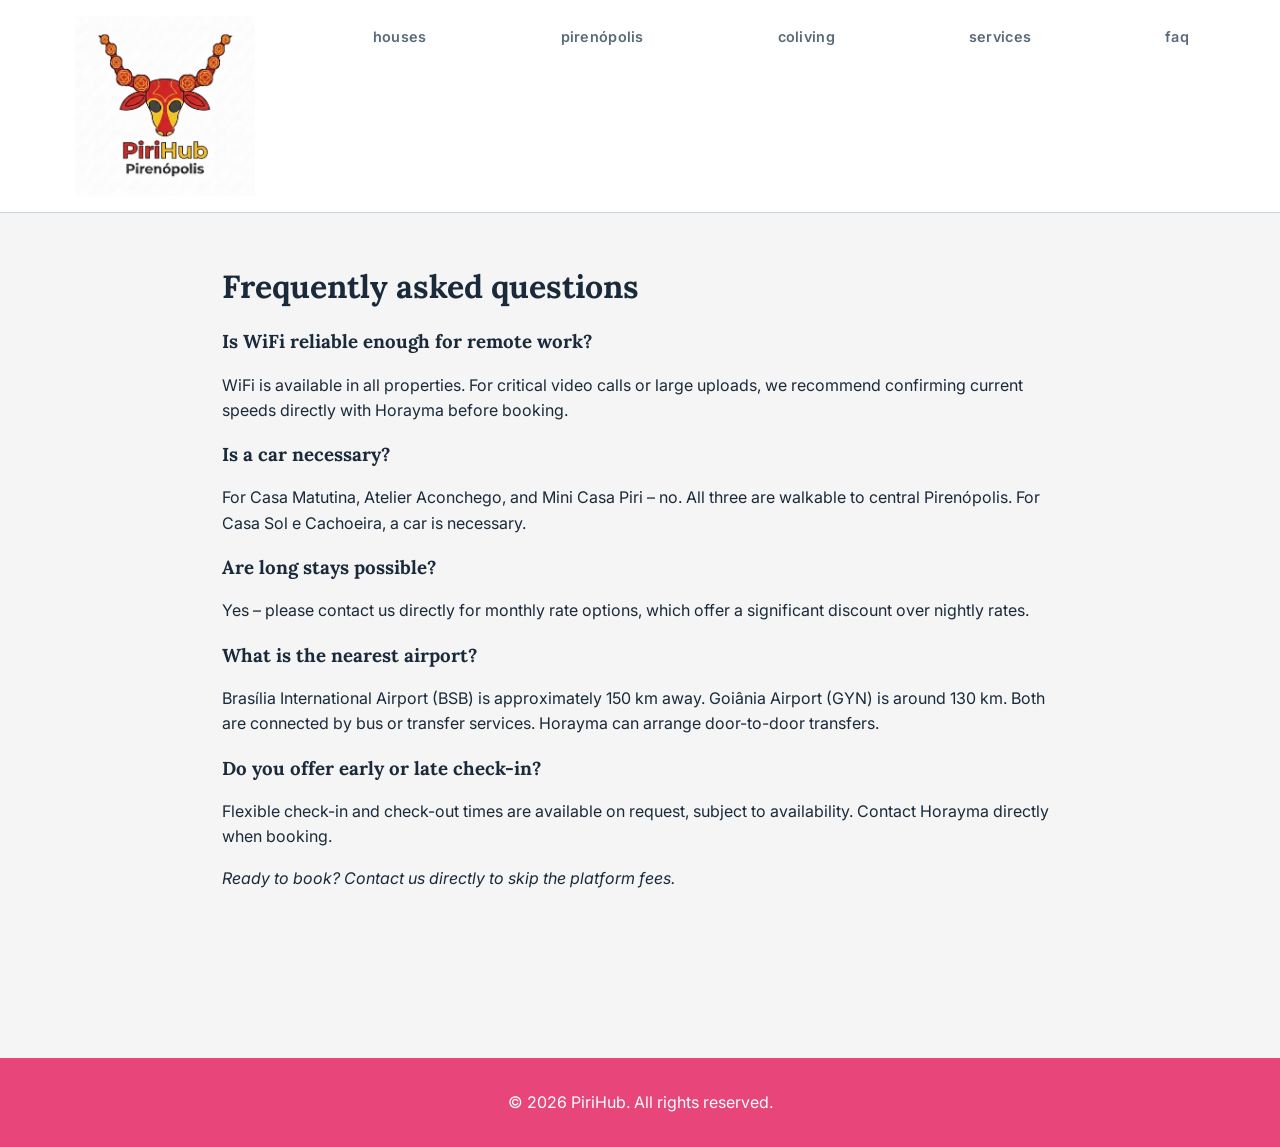
<file: faq.html>
<!DOCTYPE html>
<html lang="en">
<head>
    <meta charset="UTF-8">
    <meta name="viewport" content="width=device-width, initial-scale=1.0">
    <title>FAQ - PiriHub</title>
    <link rel="preconnect" href="https://fonts.googleapis.com">
    <link rel="preconnect" href="https://fonts.gstatic.com" crossorigin>
    <link rel="stylesheet" href="https://fonts.googleapis.com/css2?family=Lora:ital,wght@0,400;0,600;1,400&family=Inter:wght@400;500;600&display=swap">
    <link rel="stylesheet" href="css/styles.css">
</head>
<body>
    <header>
        <button id="menu-toggle" class="menu-toggle" aria-label="Toggle navigation menu">
            <span></span>
            <span></span>
            <span></span>
        </button>
        <a class="mobile-logo" href="index.html"><img src="img/logo.png" alt="PiriHub" class="logo"></a>
        <nav id="nav-menu" class="nav-menu">
            <ul>
                <li><a href="index.html"><img src="img/logo.png" alt="PiriHub Logo" class="logo"></a></li>
                <li class="dropdown">
                    <a href="houses.html">houses</a><button class="dropdown-toggle" aria-label="Toggle houses menu">▾</button>
                    <ul class="dropdown-menu">
                        <li><a href="casa-matutina.html">Casa Matutina</a></li>
                        <li><a href="casa-atelier.html">Atelier</a></li>
                        <li><a href="casa-sol.html">Casa Sol</a></li>
                        <li><a href="mini-casa.html">Mini Casa</a></li>
                    </ul>
                </li>
                <li><a href="pirenopolis.html">pirenópolis</a></li>
                <li><a href="coliving.html">coliving</a></li>
                <li><a href="services.html">services</a></li>
                <li><a href="faq.html">faq</a></li>
            </ul>
        </nav>
    </header>
    <main>
        <h1>Frequently asked questions</h1>

        <h3>Is WiFi reliable enough for remote work?</h3>
        <p>WiFi is available in all properties. For critical video calls or large uploads, we recommend confirming current speeds directly with Horayma before booking.</p>

        <h3>Is a car necessary?</h3>
        <p>For Casa Matutina, Atelier Aconchego, and Mini Casa Piri – no. All three are walkable to central Pirenópolis. For Casa Sol e Cachoeira, a car is necessary.</p>

        <h3>Are long stays possible?</h3>
        <p>Yes – please contact us directly for monthly rate options, which offer a significant discount over nightly rates.</p>

        <h3>What is the nearest airport?</h3>
        <p>Brasília International Airport (BSB) is approximately 150 km away. Goiânia Airport (GYN) is around 130 km. Both are connected by bus or transfer services. Horayma can arrange door-to-door transfers.</p>

        <h3>Do you offer early or late check-in?</h3>
        <p>Flexible check-in and check-out times are available on request, subject to availability. Contact Horayma directly when booking.</p>

        <p><em>Ready to book? Contact us directly to skip the platform fees.</em></p>
    </main>
    <footer>
        <p>&copy; 2026 PiriHub. All rights reserved.</p>
    </footer>
    <script src="js/script.js"></script>
</body>
</html>
</file>
<file: css/styles.css>
:root {
    --sand:       #f5f5f5;
    --parchment:  #eaeef4;
    --terracotta: #e8457a;
    --forest:     #1a6baa;
    --text:       #1a2a3a;
    --text-light: #5a6a7a;
    --border:     #c8d4e0;
    --white:      #ffffff;
}

html {
    scroll-behavior: smooth;
}

body {
    font-family: 'Inter', Arial, sans-serif;
    margin: 0;
    padding: 0;
    line-height: 1.6;
    background-color: var(--sand);
    color: var(--text);
    min-height: 100vh;
    display: flex;
    flex-direction: column;
}

header {
    background-color: var(--white);
    color: var(--text);
    padding: 1rem 2rem;
    display: flex;
    justify-content: space-between;
    align-items: center;
    border-bottom: 1px solid var(--border);
}

.menu-toggle {
    display: none;
    flex-direction: column;
    background: none;
    border: none;
    cursor: pointer;
    padding: 0.5rem;
    gap: 0.4rem;
}

.menu-toggle span {
    width: 25px;
    height: 3px;
    background-color: var(--text);
    transition: all 0.3s ease;
    border-radius: 2px;
}

.menu-toggle.active span:nth-child(1) {
    transform: rotate(45deg) translate(8px, 8px);
}

.menu-toggle.active span:nth-child(2) {
    opacity: 0;
}

.menu-toggle.active span:nth-child(3) {
    transform: rotate(-45deg) translate(7px, -7px);
}

.logo {
    height: 180px;
    width: auto;
    display: block;
}

.dropdown-toggle {
    display: none;
    background: none;
    border: none;
    cursor: pointer;
    font-size: 1rem;
    color: var(--text);
    padding: 0 0.25rem;
    line-height: 1;
}

.mobile-logo {
    display: none;
}

.nav-menu {
    flex: 1;
}

nav ul {
    list-style: none;
    padding: 0;
    margin: 0;
    display: flex;
    justify-content: space-around;
    align-items: flex-start;
    gap: 1rem;
}

nav > ul > li:nth-child(1) {
    background-color: transparent;
}

nav > ul > li:nth-child(2),
nav > ul > li:nth-child(3),
nav > ul > li:nth-child(4),
nav > ul > li:nth-child(5),
nav > ul > li:nth-child(6) {
    padding: 0.5rem 1rem;
    border-radius: 8px;
    background: transparent;
}

nav a {
    color: var(--text-light);
    text-decoration: none;
    font-weight: 600;
    font-size: 0.9rem;
    letter-spacing: 0.02em;
}

nav > ul > li:nth-child(1) > a {
    color: var(--terracotta);
}

nav > ul > li:nth-child(2) > a,
nav > ul > li:nth-child(3) > a,
nav > ul > li:nth-child(4) > a,
nav > ul > li:nth-child(5) > a,
nav > ul > li:nth-child(6) > a {
    color: var(--text-light);
}

nav a:hover {
    color: var(--terracotta);
    opacity: 1;
}

h1, h2, h3 {
    font-family: 'Lora', Georgia, serif;
    color: var(--text);
    line-height: 1.3;
}

.page-header {
    display: flex;
    justify-content: space-between;
    align-items: center;
    margin-bottom: 1.5rem;
    flex-wrap: wrap;
    gap: 1rem;
}

.property-badge {
    display: inline-block;
    padding: 0.3rem 0.6rem;
    border-radius: 4px;
    font-size: 0.75rem;
    font-weight: 600;
    text-transform: uppercase;
    letter-spacing: 0.5px;
    margin-top: 0.5rem;
}

.badge-coliving {
    background-color: #e4ede8;
    color: var(--forest);
}

.badge-remote-work {
    background-color: #fdf0eb;
    color: var(--terracotta);
}

.best-for {
    background-color: var(--parchment);
    padding: 1rem;
    border-left: 4px solid var(--terracotta);
    margin: 1.5rem 0;
    border-radius: 4px;
}

.best-for h3 {
    margin-top: 0;
    color: var(--terracotta);
    font-size: 1rem;
}

.page-header h1 {
    margin: 0;
}

.header-buttons {
    display: flex;
    gap: 0.75rem;
    flex-wrap: wrap;
}

.book-now-btn {
    display: inline-flex;
    align-items: center;
    justify-content: center;
    background-color: var(--terracotta);
    color: #fff;
    padding: 0.4rem 0.8rem;
    border-radius: 6px;
    text-decoration: none;
    font-weight: 600;
    font-size: 0.8rem;
    transition: background-color 0.2s, transform 0.1s;
    box-shadow: 0 2px 4px rgba(0,0,0,0.1);
}

.book-now-btn:hover {
    background-color: #c4306a;
    transform: translateY(-2px);
    box-shadow: 0 4px 8px rgba(0,0,0,0.15);
}

.book-now-btn:active {
    transform: translateY(0);
}

.see-reviews-btn {
    display: inline-flex;
    align-items: center;
    justify-content: center;
    background-color: var(--forest);
    color: #fff;
    padding: 0.4rem 0.8rem;
    border-radius: 6px;
    text-decoration: none;
    font-weight: 600;
    font-size: 0.8rem;
    transition: background-color 0.2s, transform 0.1s;
    box-shadow: 0 2px 4px rgba(0,0,0,0.1);
}

.see-reviews-btn:hover {
    background-color: #155490;
    transform: translateY(-2px);
    box-shadow: 0 4px 8px rgba(0,0,0,0.15);
}

.see-reviews-btn:active {
    transform: translateY(0);
}

.add-review-btn {
    display: inline-flex;
    align-items: center;
    justify-content: center;
    background-color: transparent;
    color: var(--forest);
    border: 2px solid var(--forest);
    padding: 0.4rem 0.8rem;
    border-radius: 6px;
    text-decoration: none;
    font-weight: 600;
    font-size: 0.8rem;
    transition: background-color 0.2s, transform 0.1s;
    box-shadow: 0 2px 4px rgba(0,0,0,0.1);
}

.add-review-btn:hover {
    background-color: var(--forest);
    color: #fff;
    transform: translateY(-2px);
    box-shadow: 0 4px 8px rgba(0,0,0,0.15);
}

.add-review-btn:active {
    transform: translateY(0);
}

.top-link {
    display: inline-block;
    background-color: #1a6baa;
    color: #fff;
    padding: 0.4rem 0.8rem;
    border-radius: 6px;
    text-decoration: none;
    font-weight: 600;
    font-size: 0.8rem;
    transition: background-color 0.2s, transform 0.1s;
    box-shadow: 0 2px 4px rgba(0,0,0,0.1);
}

.top-link:hover {
    background-color: #155490;
    transform: translateY(-2px);
    box-shadow: 0 4px 8px rgba(0,0,0,0.15);
}

.top-link:active {
    transform: translateY(0);
}

/* Property Grid & Cards */
.property-grid {
    display: grid;
    grid-template-columns: repeat(auto-fit, minmax(300px, 1fr));
    gap: 2rem;
    margin-top: 2rem;
}

.property-card {
    background-color: var(--white);
    border: 1px solid var(--border);
    border-radius: 8px;
    padding: 1.5rem;
    box-shadow: 0 2px 8px rgba(0,0,0,0.05);
    transition: box-shadow 0.2s, transform 0.2s;
}

.property-card:hover {
    box-shadow: 0 8px 16px rgba(0,0,0,0.12);
    transform: translateY(-4px);
}

.property-header {
    margin-bottom: 1rem;
}

.property-header h2 {
    margin: 0 0 0.5rem 0;
    font-size: 1.5rem;
    color: var(--text);
}

.property-type {
    color: #888;
    font-weight: 600;
    font-size: 0.9rem;
    margin: 0.5rem 0 1rem 0;
}

.property-card p {
    font-size: 0.95rem;
    line-height: 1.5;
    color: #555;
    margin: 0.8rem 0;
}

.property-link {
    display: inline-block;
    color: var(--terracotta);
    text-decoration: none;
    font-weight: 600;
    margin-top: 1rem;
    transition: color 0.2s;
}

.property-link:hover {
    color: #a53a0c;
}

main {
    padding: 2rem;
    padding-bottom: 150px;
    max-width: 900px;
    margin: 0 auto;
    flex: 1;
    width: 100%;
    box-sizing: border-box;
}

footer {
    background-color: var(--terracotta);
    color: var(--white);
    text-align: center;
    padding: 1rem;
}

#house-select {
    margin: 1rem 0;
    padding: 0.5rem;
}

#house-info {
    margin-top: 1rem;
}

.booking-calendar {
    max-width: 420px;
    margin-top: 1rem;
    border: 1px solid #ccc;
    border-radius: 8px;
    overflow: hidden;
    background-color: #fff;
}

.booking-calendar:has(.year-grid) {
    max-width: 100%;
}

.calendar-header {
    display: flex;
    align-items: center;
    justify-content: space-between;
    padding: 0.75rem;
    font-weight: 700;
    background-color: var(--parchment);
    gap: 0.5rem;
}

.calendar-title {
    flex: 1;
    text-align: center;
}

.calendar-nav {
    background: transparent;
    border: none;
    font-size: 1rem;
    cursor: pointer;
    padding: 0.25rem 0.5rem;
}

.calendar-nav:hover {
    opacity: 0.7;
}

.calendar-view-toggle {
    background: var(--terracotta);
    color: #fff;
    border: none;
    border-radius: 4px;
    padding: 0.4rem 0.8rem;
    font-size: 0.85rem;
    font-weight: 600;
    cursor: pointer;
    transition: background-color 0.2s;
}

.calendar-view-toggle:hover {
    background: #a53a0c;
}

.calendar-grid {
    display: grid;
    grid-template-columns: repeat(7, 1fr);
}

.calendar-cell {
    display: flex;
    align-items: center;
    justify-content: center;
    border: 1px solid #eee;
    aspect-ratio: 1 / 1;
    font-size: 0.9rem;
}

.calendar-weekday {
    font-weight: 700;
    background-color: #fafafa;
}

.calendar-empty {
    background-color: #fff;
}

.calendar-day {
    background-color: #fff;
}

.calendar-day.blocked {
    background-color: #f0f0f0;
    background-image: linear-gradient(45deg, transparent 48%, #ccc 48%, #ccc 52%, transparent 52%);
    color: #999;
    cursor: not-allowed;
    opacity: 0.5;
}

.calendar-day.blocked-airbnb {
    border: 2px solid #d63031;
}

.calendar-day.blocked-booking {
    border: 2px solid #0984e3;
}

.calendar-day.selected-start,
.calendar-day.selected-end {
    background-color: var(--terracotta);
    color: #fff;
    font-weight: 700;
}

.calendar-day.selected-range {
    background-color: #f2c4b0;
}

/* Year View Styles */
.year-grid {
    display: grid;
    grid-template-columns: repeat(3, 1fr);
    gap: 1rem;
    padding: 1rem;
}

.year-month {
    border: 1px solid #ddd;
    border-radius: 6px;
    overflow: hidden;
}

.year-month-name {
    background-color: #f5f5f5;
    padding: 0.5rem;
    text-align: center;
    font-weight: 700;
    font-size: 0.9rem;
}

.year-month-grid {
    display: grid;
    grid-template-columns: repeat(7, 1fr);
    gap: 1px;
    background-color: #eee;
}

.year-day {
    aspect-ratio: 1 / 1;
    display: flex;
    align-items: center;
    justify-content: center;
    background-color: #fff;
    font-size: 0.75rem;
    cursor: pointer;
}

.year-day.empty {
    background-color: #fafafa;
    cursor: default;
}

.year-day:hover:not(.blocked):not(.empty) {
    background-color: #ffe7a3;
}

.year-day.blocked {
    background-color: #f0f0f0;
    background-image: linear-gradient(45deg, transparent 48%, #ddd 48%, #ddd 52%, transparent 52%);
    color: #999;
    cursor: not-allowed;
    opacity: 0.6;
}

.year-day.blocked-airbnb {
    border: 1px solid #d63031;
}

.year-day.blocked-booking {
    border: 1px solid #0984e3;
}

.year-day.selected {
    background-color: var(--terracotta);
    color: #fff;
    font-weight: 700;
}

.year-day.selected-range {
    background-color: #f2c4b0;
}

@media (max-width: 768px) {
    .year-grid {
        grid-template-columns: repeat(2, 1fr);
        gap: 0.5rem;
        padding: 0.5rem;
    }
    
    .year-day {
        font-size: 0.7rem;
    }
}

@media (max-width: 480px) {
    .year-grid {
        grid-template-columns: 1fr;
    }
}

.booking-selection {
    margin-top: 1.5rem;
    margin-bottom: 1rem;
    display: flex;
    gap: 1.5rem;
    font-weight: 600;
    flex-wrap: wrap;
}

.min-stay-warning {
    color: #d63031;
    font-weight: 700;
}

.booking-details {
    margin-top: 1rem;
    display: none;
    gap: 0.6rem;
    max-width: 360px;
}

.booking-details.visible {
    display: grid;
}

.email-error,
.phone-error {
    color: #d63031;
    font-size: 0.85rem;
    margin-top: -0.3rem;
    font-weight: 500;
    display: none;
}

.booking-details label {
    font-weight: 600;
}

.booking-details input,
.booking-details textarea,
.booking-details select {
    padding: 0.5rem;
    border: 1px solid #ccc;
    border-radius: 6px;
    font-family: inherit;
    font-size: 0.95rem;
}

.booking-button {
    margin-top: 1rem;
    padding: 0.6rem 1rem;
    background-color: var(--terracotta);
    color: #fff;
    border: none;
    border-radius: 6px;
    cursor: pointer;
    font-weight: 600;
}

.booking-button:hover {
    opacity: 0.9;
}

.booking-button:disabled,
.booking-button[aria-disabled="true"] {
    background-color: #b7b7b7;
    cursor: not-allowed;
    opacity: 0.8;
}

.reviews-section {
    margin-top: 1rem;
    display: grid;
    gap: 1.5rem;
}

.review-form-section {
    margin: 1.5rem 0;
    padding: 1.5rem;
    border: 1px solid var(--border);
    border-radius: 8px;
    background-color: var(--parchment);
}

.review-form-section h3 {
    margin-top: 0;
    color: var(--text);
}

.review-form {
    display: grid;
    gap: 0.75rem;
    max-width: 500px;
}

.review-form label {
    font-weight: 600;
}

.review-form input,
.review-form select,
.review-form textarea {
    padding: 0.5rem;
    border: 1px solid #ccc;
    border-radius: 6px;
    font-family: inherit;
    font-size: 0.95rem;
}

.review-submit-btn {
    margin-top: 0.5rem;
    padding: 0.6rem 1rem;
    background-color: var(--forest);
    color: #fff;
    border: none;
    border-radius: 6px;
    cursor: pointer;
    font-weight: 600;
    max-width: 150px;
}

.review-submit-btn:hover {
    opacity: 0.9;
}

.review {
    border: 1px solid var(--border);
    border-radius: 8px;
    padding: 1rem;
    background-color: var(--white);
    margin-bottom: 1rem;
}

.review-header {
    display: flex;
    justify-content: space-between;
    align-items: center;
    margin-bottom: 0.5rem;
}

.review-rating {
    color: #ffb700;
    font-size: 0.9rem;
    letter-spacing: 0.1em;
}

.review p {
    margin: 0;
    line-height: 1.5;
    color: #333;
}

.review-date {
    color: #888;
    font-size: 0.85rem;
    margin-top: 0.5rem !important;
}

.verified-badge {
    display: inline-block;
    background-color: #4CAF50;
    color: white;
    padding: 0.2rem 0.5rem;
    border-radius: 4px;
    font-size: 0.75rem;
    margin-left: 0.5rem;
}

/* Dropdown menu styles */
.dropdown {
    position: relative;
    display: inline-block;
}

.dropdown-menu {
    display: none;
    position: absolute;
    background-color: var(--white);
    min-width: 160px;
    box-shadow: 0px 8px 16px 0px rgba(0,0,0,0.12);
    padding: 12px 16px;
    z-index: 1;
    list-style: none;
    margin: 0;
    top: 100%;
    left: 0;
    border: 1px solid var(--border);
    border-radius: 4px;
}

.dropdown-menu li {
    padding: 8px 0;
}

.dropdown-menu a {
    color: var(--text-light);
    text-decoration: none;
    display: block;
    font-weight: normal;
}

.dropdown-menu a:hover {
    text-decoration: underline;
}

.dropdown:hover .dropdown-menu {
    display: block;
}

.image-gallery {
    display: grid;
    grid-template-columns: repeat(auto-fit, minmax(300px, 1fr));
    gap: 2rem;
    margin: 2rem 0;
}

.gallery-image {
    width: 100%;
    height: auto;
    border-radius: 8px;
    box-shadow: 0 4px 6px rgba(0, 0, 0, 0.1);
    overflow: hidden;
}

.gallery-image img {
    width: 100%;
    height: 100%;
    object-fit: cover;
    display: block;
}
/* Explore cards */
.explore-links {
    display: grid;
    grid-template-columns: repeat(auto-fit, minmax(250px, 1fr));
    gap: 1.5rem;
    margin: 2rem 0;
}

.explore-card {
    display: block;
    padding: 1.5rem;
    background: var(--white);
    border: 2px solid var(--border);
    border-radius: 8px;
    text-decoration: none;
    color: inherit;
    transition: all 0.3s ease;
}

.explore-card:hover {
    border-color: #0984e3;
    box-shadow: 0 4px 12px rgba(9, 132, 227, 0.15);
    transform: translateY(-2px);
}

.explore-card h3 {
    margin: 0 0 0.5rem 0;
    color: var(--terracotta);
    font-size: 1.2rem;
}

.explore-card p {
    margin: 0;
    font-size: 0.95rem;
    color: #666;
}

.explore-card.houses h3,
.explore-card.coliving h3,
.explore-card.pirenopolis h3,
.explore-card.services h3,
.explore-card.faq h3 {
    color: var(--terracotta);
}

.explore-card:hover {
    border-color: var(--terracotta);
    box-shadow: 0 4px 12px rgba(193, 68, 14, 0.15);
}

/* Mobile Responsive Design */
@media (max-width: 1024px) {
    .page-header {
        flex-direction: column;
        align-items: flex-start;
    }
    
    .header-buttons {
        width: 100%;
        gap: 0.5rem;
    }
    
    .header-buttons a {
        padding: 0.5rem 1rem;
        font-size: 0.9rem;
        flex: 1;
        text-align: center;
        width: 100%;
        box-sizing: border-box;
    }
    
    .explore-links {
        grid-template-columns: repeat(auto-fit, minmax(200px, 1fr));
        gap: 1rem;
    }
    
    .property-grid {
        gap: 1.5rem;
    }
}

@media (max-width: 768px) {
    .menu-toggle {
        display: flex;
    }
    
    header {
        flex-direction: row;
        justify-content: space-between;
        align-items: center;
    }

    .menu-toggle {
        order: 2;
    }

    .dropdown-toggle {
        display: inline;
    }

    .mobile-logo {
        display: block;
        order: 1;
    }

    .mobile-logo .logo {
        height: 50px;
    }
    
    .nav-menu {
        display: none;
        width: 100%;
        position: absolute;
        top: 70px;
        left: 0;
        background-color: var(--white);
        border-bottom: 1px solid var(--border);
        z-index: 1000;
    }
    
    .nav-menu.active {
        display: block;
    }
    
    nav ul {
        flex-direction: column;
        gap: 0;
        padding: 1rem 0;
    }
    
    nav > ul > li {
        padding: 0.75rem 1rem;
        border-bottom: 1px solid #eee;
    }
    
    nav > ul > li:nth-child(1) {
        display: none;
    }
    
    .dropdown-menu {
        position: static;
        display: none;
        box-shadow: none;
        background: var(--parchment);
        flex-direction: column;
        margin: 0;
        padding: 0;
        border: none;
    }
    
    .dropdown-menu li {
        padding-left: 2rem;
    }
    
    .dropdown.active .dropdown-menu {
        display: flex;
    }
    
    .logo {
        height: 120px;
    }
    
    main {
        padding: 1rem;
    }
    
    h1 {
        font-size: 1.8rem;
        margin: 0.5rem 0;
    }
    
    h2 {
        font-size: 1.3rem;
        margin: 1rem 0 0.5rem 0;
    }
    
    p {
        font-size: 0.95rem;
    }
    
    .page-header {
        flex-direction: column;
        align-items: stretch;
        gap: 1rem;
    }
    
    .header-buttons {
        flex-direction: column;
        gap: 0.5rem;
    }
    
    .header-buttons a {
        padding: 0.6rem;
        font-size: 0.9rem;
        min-height: 44px;
        display: flex;
        align-items: center;
        justify-content: center;
        width: 100%;
        box-sizing: border-box;
    }
    
    .property-grid {
        grid-template-columns: 1fr;
        gap: 1rem;
    }
    
    .property-card {
        padding: 1rem;
    }
    
    .explore-links {
        grid-template-columns: 1fr;
        gap: 1rem;
    }
    
    .explore-card {
        padding: 1rem;
    }
    
    .explore-card h3 {
        font-size: 1.1rem;
    }
    
    .explore-card p {
        font-size: 0.9rem;
    }
    
    .booking-details {
        max-width: 100%;
    }
    
    .booking-details input,
    .booking-details textarea,
    .booking-details select {
        padding: 0.75rem;
        font-size: 1rem;
        min-height: 44px;
    }
    
    .booking-details label {
        font-size: 0.95rem;
    }
    
    .review-form input,
    .review-form textarea,
    .review-form select {
        padding: 0.75rem;
        font-size: 1rem;
        min-height: 44px;
    }
    
    .review-form label {
        font-size: 0.95rem;
    }
    
    .book-now-btn,
    .see-reviews-btn,
    .add-review-btn,
    .booking-button,
    .review-submit-btn,
    .top-link {
        padding: 0.6rem 1rem;
        font-size: 0.95rem;
        min-height: 44px;
        display: flex;
        align-items: center;
        justify-content: center;
        width: 100%;
        box-sizing: border-box;
    }
    
    .year-grid {
        grid-template-columns: repeat(2, 1fr);
        gap: 0.5rem;
        padding: 0.5rem;
    }
    
    .year-day {
        font-size: 0.7rem;
        padding: 0.4rem;
    }
}

@media (max-width: 480px) {
    header {
        padding: 0.75rem;
    }
    
    .menu-toggle {
        padding: 0.4rem;
    }
    
    .menu-toggle span {
        width: 22px;
        height: 2.5px;
    }
    
    .nav-menu {
        top: 60px;
    }
    
    main {
        padding: 0.75rem;
    }
    
    h1 {
        font-size: 1.5rem;
        margin: 0.25rem 0;
    }
    
    h2 {
        font-size: 1.1rem;
        margin: 0.75rem 0 0.4rem 0;
    }
    
    h3 {
        font-size: 1rem;
    }
    
    p {
        font-size: 0.9rem;
        line-height: 1.5;
    }
    
    .logo {
        height: 80px;
    }
    
    .page-header {
        padding: 0;
    }
    
    .header-buttons {
        gap: 0.4rem;
    }
    
    .header-buttons a {
        padding: 0.5rem 0.75rem;
        font-size: 0.8rem;
        min-height: 40px;
    }
    
    .property-grid {
        gap: 0.75rem;
    }
    
    .property-card {
        padding: 0.75rem;
    }
    
    .property-header {
        flex-direction: column;
    }
    
    .explore-links {
        gap: 0.75rem;
    }
    
    .explore-card {
        padding: 0.75rem;
    }
    
    .explore-card h3 {
        font-size: 1rem;
        margin-bottom: 0.25rem;
    }
    
    .explore-card p {
        font-size: 0.85rem;
        line-height: 1.4;
    }
    
    .booking-selection {
        flex-direction: column;
        gap: 0.5rem;
        font-size: 0.9rem;
    }
    
    .booking-details {
        gap: 0.4rem;
    }
    
    .booking-details label {
        font-size: 0.85rem;
    }
    
    .booking-details input,
    .booking-details textarea,
    .booking-details select {
        padding: 0.65rem;
        font-size: 0.95rem;
        min-height: 40px;
    }
    
    .review-form {
        gap: 0.4rem;
    }
    
    .review-form label {
        font-size: 0.85rem;
    }
    
    .review-form input,
    .review-form textarea,
    .review-form select {
        padding: 0.65rem;
        font-size: 0.95rem;
        min-height: 40px;
    }
    
    .book-now-btn,
    .see-reviews-btn,
    .add-review-btn,
    .booking-button,
    .review-submit-btn,
    .top-link {
        padding: 0.5rem 0.75rem;
        font-size: 0.85rem;
        min-height: 40px;
        width: 100%;
    }
    
    .best-for {
        padding: 0.75rem;
        margin: 0.75rem 0;
    }
    
    .best-for h3 {
        margin-top: 0;
        font-size: 0.95rem;
    }
    
    .best-for p {
        margin: 0;
        font-size: 0.85rem;
    }
    
    .dropdown-menu li {
        padding-left: 1.5rem;
        padding-right: 1rem;
    }
    
    .year-grid {
        grid-template-columns: 1fr;
        gap: 0.4rem;
        padding: 0.25rem;
    }
    
    .year-day {
        font-size: 0.65rem;
        padding: 0.3rem;
    }
    
    footer {
        padding: 1rem 0.75rem;
        font-size: 0.85rem;
    }
}

@media (max-width: 360px) {
    main {
        padding: 0.5rem;
    }
    
    h1 {
        font-size: 1.3rem;
    }
    
    h2 {
        font-size: 1rem;
    }
    
    .logo {
        height: 70px;
    }
    
    .header-buttons a {
        padding: 0.4rem;
        font-size: 0.75rem;
    }
    
    .booking-details input,
    .booking-details textarea,
    .booking-details select,
    .review-form input,
    .review-form textarea,
    .review-form select {
        font-size: 0.9rem;
    }
}

/* ── Property page additions ── */
.property-rating {
    font-size: 1rem;
    font-weight: 600;
    color: #333;
    margin: 0.5rem 0 1rem;
}

blockquote {
    border-left: 4px solid var(--terracotta);
    margin: 1rem 0;
    padding: 0.75rem 1rem;
    background: var(--parchment);
    font-style: italic;
    color: var(--text-light);
}

/* ── Photo gallery ── */
.photo-gallery {
    display: grid;
    grid-template-columns: repeat(3, 1fr);
    gap: 0.5rem;
    margin: 1.5rem 0;
}

.photo-gallery img:first-child {
    grid-column: 1 / -1;
    width: 100%;
    height: auto;
    object-fit: unset;
}

.photo-gallery img {
    width: 100%;
    height: 200px;
    object-fit: cover;
    border-radius: 4px;
}

/* Full-size gallery – shows images uncropped in original ratio */
.photo-gallery--natural {
    display: grid;
    grid-template-columns: repeat(auto-fit, minmax(280px, 1fr));
    gap: 0.75rem;
    margin: 1.5rem 0;
}

.photo-gallery--natural img {
    width: 100%;
    height: auto;
    border-radius: 6px;
    display: block;
}

/* Piri town gallery: portrait photos top row, 1 landscape full-width below */
.photo-gallery--piri {
    display: grid;
    grid-template-columns: repeat(3, 1fr);
    gap: 0.75rem;
    margin: 1.5rem 0;
}

.photo-gallery--piri img {
    width: 100%;
    height: auto;
    border-radius: 6px;
    display: block;
}

.photo-gallery--piri img.gallery-wide {
    grid-column: 1 / -1;
}

/* ── Comparison table ── */
.comparison-table-wrapper {
    overflow-x: auto;
    -webkit-overflow-scrolling: touch;
}

.comparison-table-wrapper::before,
.comparison-table-wrapper::after {
    display: none;
    content: '← scroll →';
    text-align: center;
    font-size: 0.75rem;
    color: var(--text-light);
    padding: 0.25rem 0;
}

@media (max-width: 768px) {
    .comparison-table-wrapper::before,
    .comparison-table-wrapper::after {
        display: block;
    }
}

.comparison-table {
    width: 100%;
    min-width: 500px;
    border-collapse: collapse;
    margin: 1.5rem 0;
    font-size: 0.9rem;
}

.comparison-table th,
.comparison-table td {
    border: 1px solid #ddd;
    padding: 0.6rem 0.8rem;
    text-align: left;
}

.comparison-table th {
    background: #f5f5f5;
    font-weight: 700;
}

.comparison-table tbody tr:nth-child(even) {
    background: #fafafa;
}

/* ── Properties map ── */
#properties-map {
    width: 100%;
    height: 420px;
    border-radius: 8px;
    margin: 1.5rem 0;
    position: relative;
    z-index: 0;
}

.map-label {
    background: white;
    border: 1px solid var(--border);
    border-radius: 3px;
    padding: 2px 6px;
    font-size: 0.75rem;
    font-weight: 600;
    color: var(--text);
    white-space: nowrap;
    box-shadow: 0 1px 4px rgba(0,0,0,0.15);
}

/* ── Lightbox ── */
#lightbox-overlay {
    display: none;
    position: fixed;
    inset: 0;
    background: rgba(0,0,0,0.88);
    z-index: 9999;
    align-items: center;
    justify-content: center;
    cursor: zoom-out;
}

#lightbox-overlay.active {
    display: flex;
}

#lightbox-overlay img {
    max-width: 92vw;
    max-height: 92vh;
    object-fit: contain;
    border-radius: 4px;
    box-shadow: 0 8px 40px rgba(0,0,0,0.5);
}
</file>
